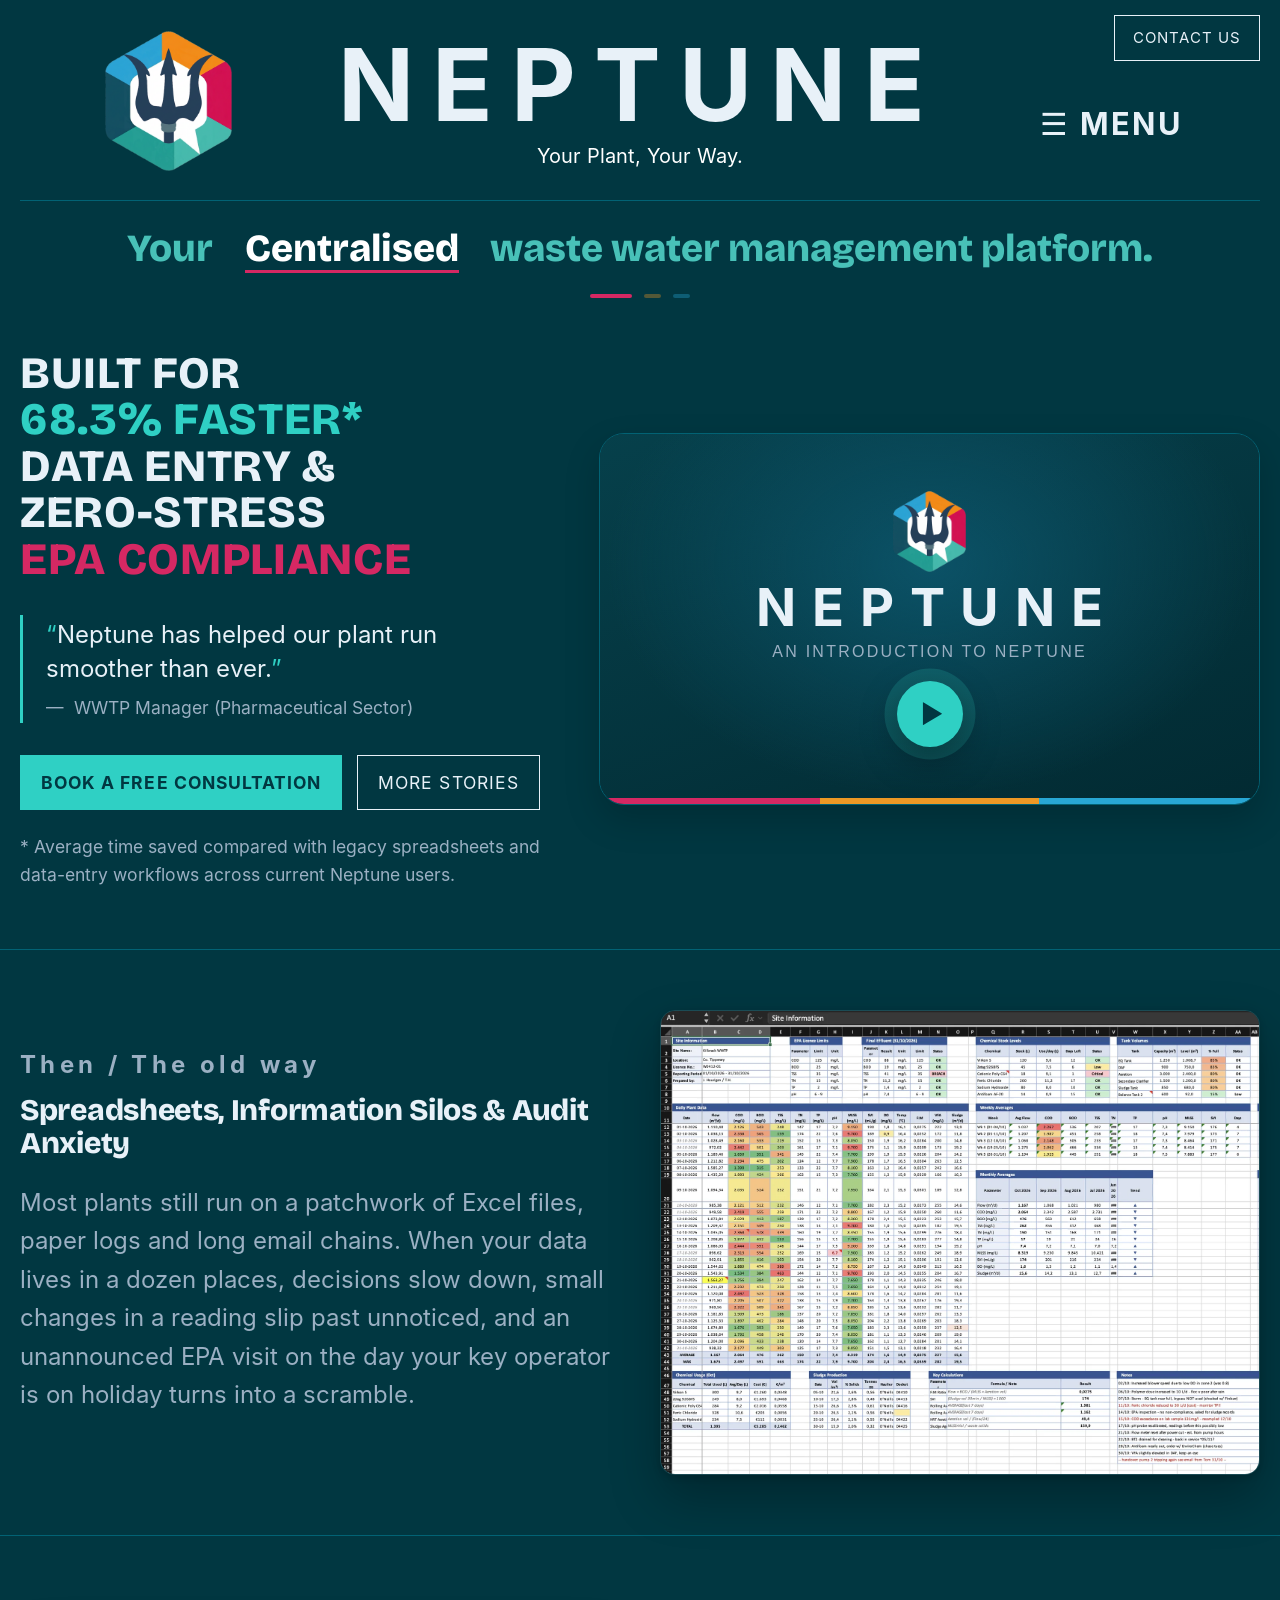
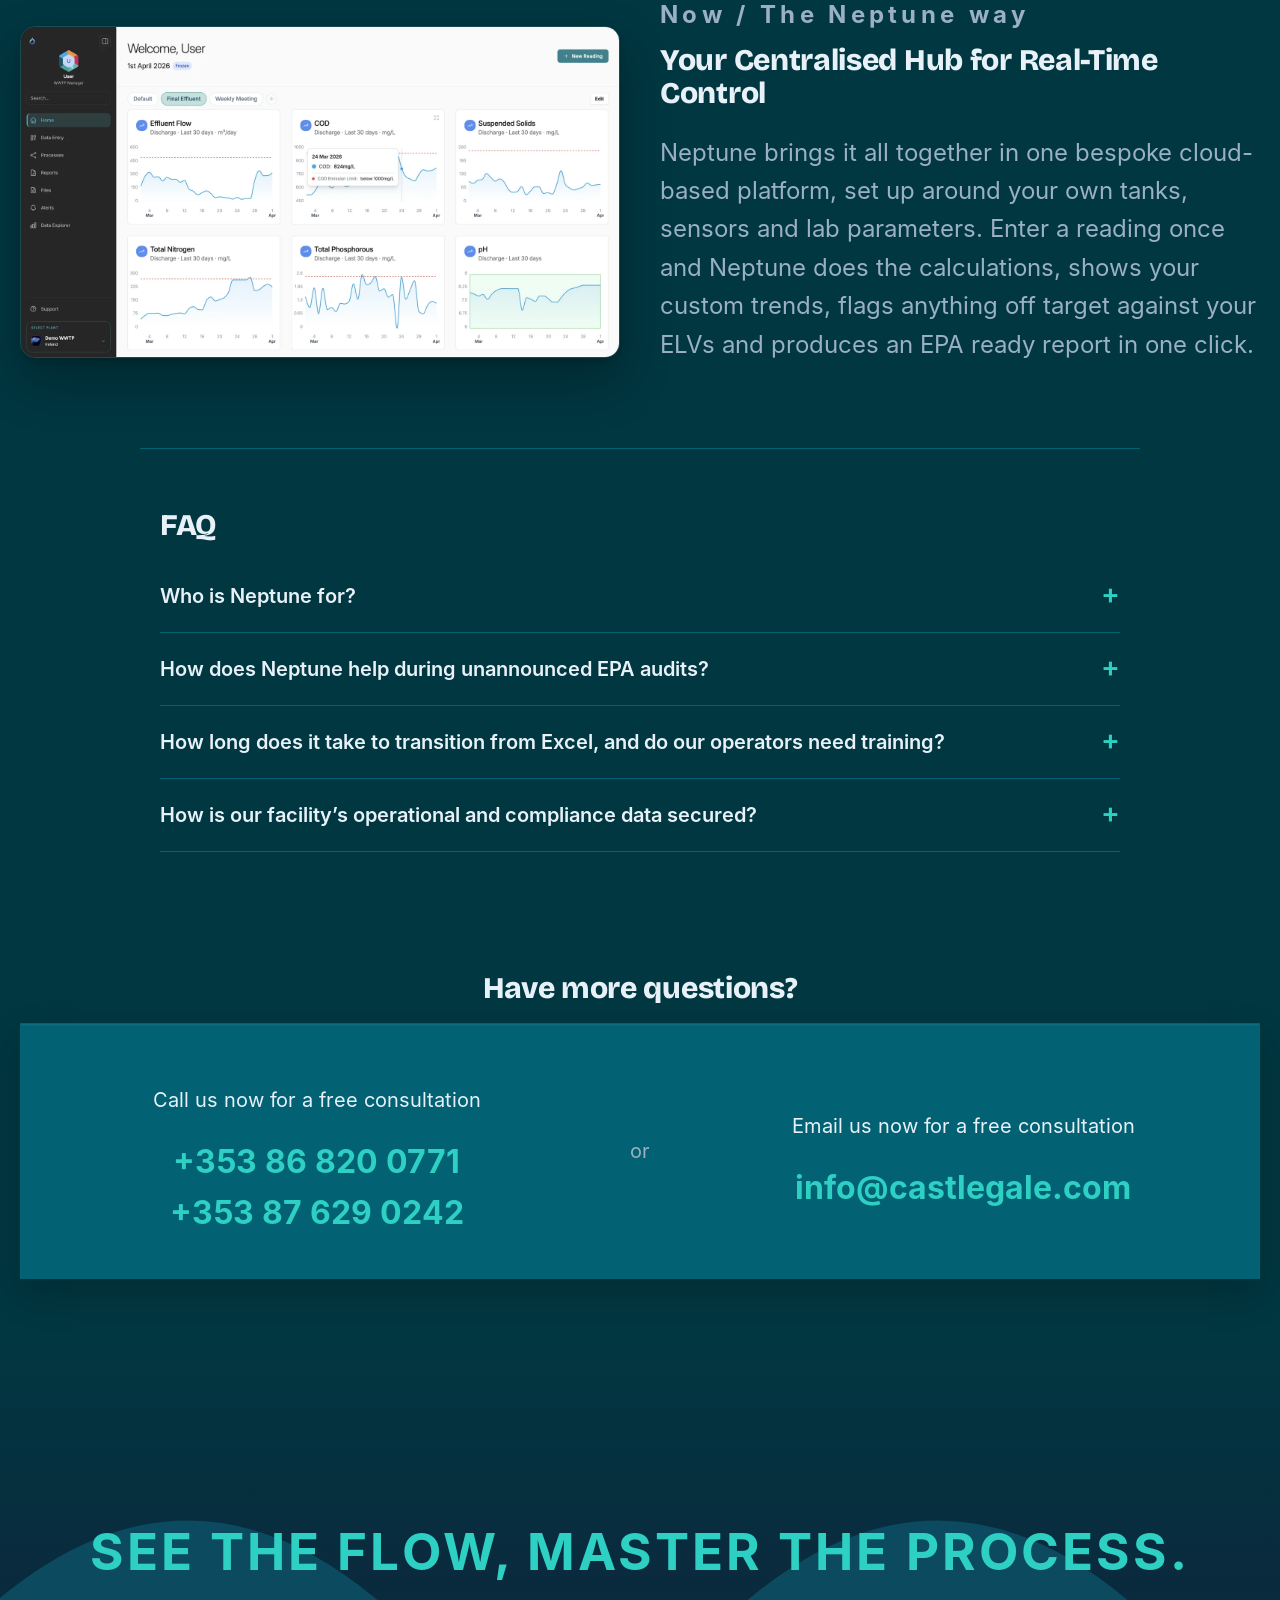
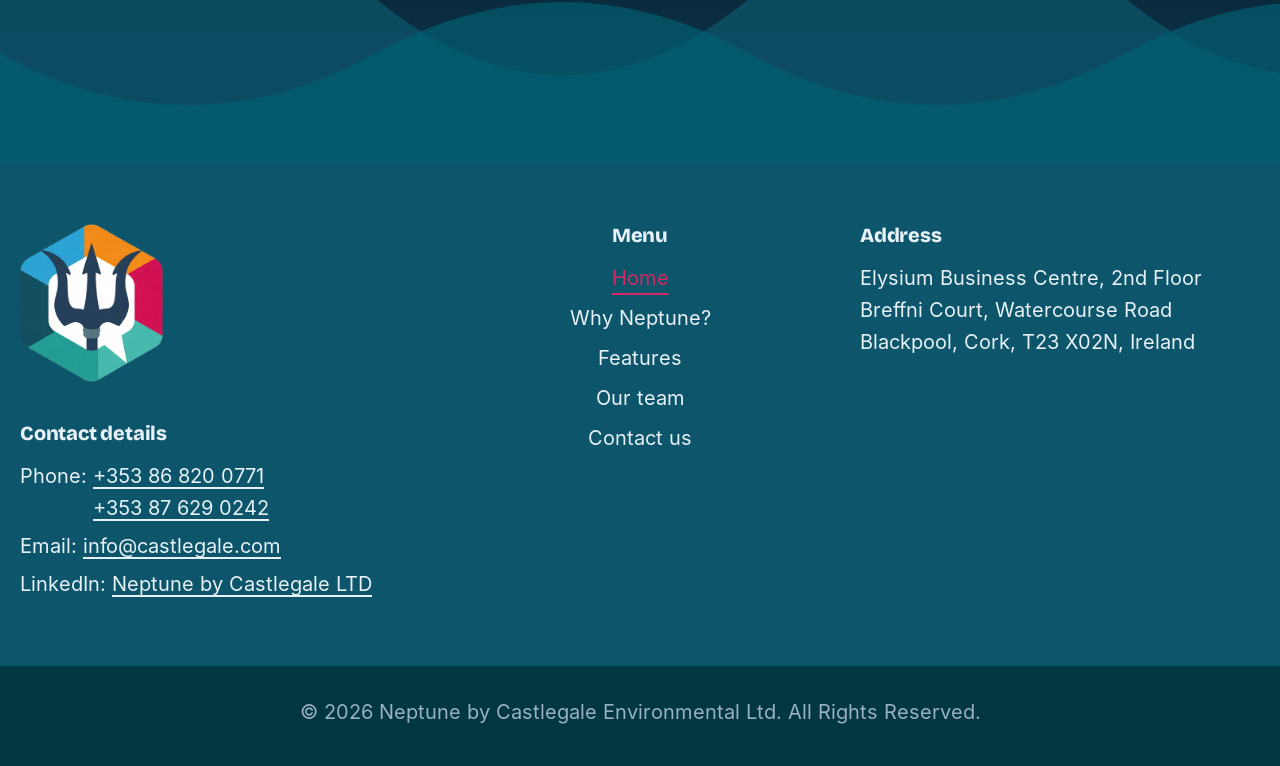
<file: index.html>
<!doctype html>
<html lang="en">

<head>
  <meta charset="utf-8">
  <meta name="viewport" content="width=device-width, initial-scale=1">
  <title>Neptune by Castlegale | Your Plant, Your Way</title>
  <meta name="description" content="Neptune is a centralised waste water treatment plant management platform. Clarity, control, compliance.">
  <link rel="canonical" href="https://neptune.castlegale.com/">
  <meta name="theme-color" content="#013741">
  <meta property="og:title" content="Neptune by Castlegale">
  <meta property="og:description" content="See the flow, master the process.">
  <meta property="og:type" content="website">
  <meta property="og:url" content="https://neptune.castlegale.com/">
  <meta property="og:image" content="https://neptune.castlegale.com/images/og.png">
  <meta property="og:image:width" content="1200">
  <meta property="og:image:height" content="630">
  <meta name="twitter:card" content="summary_large_image">
  <link rel="icon" type="image/png" href="images/logo.png">
  <link rel="apple-touch-icon" href="images/apple-touch-icon.png">
  <link rel="preconnect" href="https://fonts.googleapis.com">
  <link rel="preconnect" href="https://fonts.gstatic.com" crossorigin>
  <link rel="stylesheet" href="https://fonts.googleapis.com/css2?family=Bricolage+Grotesque:opsz,wght@12..96,700;12..96,800&display=swap">
  <link rel="stylesheet" href="style.css?v=32">
  <script type="application/ld+json">
  {
    "@context": "https://schema.org",
    "@type": "Organization",
    "name": "Neptune by Castlegale",
    "legalName": "Castlegale Environmental Limited",
    "url": "https://neptune.castlegale.com/",
    "logo": "https://neptune.castlegale.com/images/logo.png",
    "email": "info@castlegale.com",
    "telephone": "+353868200771",
    "address": {"@type": "PostalAddress", "streetAddress": "Elysium Business Centre, 2nd Floor Breffni Court, Watercourse Road", "addressLocality": "Blackpool, Cork", "postalCode": "T23 X02N", "addressCountry": "IE"},
    "sameAs": ["https://www.linkedin.com/company/neptunebycastlegale/"]
  }
  </script>
</head>

<body>
  <a class="skip-link" href="#main">Skip to content</a>

  <header class="site-header header-ruled">
    <a class="brand" href="./" aria-label="Neptune by Castlegale home">
      <img class="logo" src="images/logo.png" alt="Neptune by Castlegale logo">
    </a>

    <div class="title-block">
      <p class="wordmark"><a href="./">NEPTUNE</a></p>
      <p class="tagline">Your Plant, Your Way.</p>
    </div>

    <div class="header-actions">
      <button class="menu-btn" id="menuBtn" aria-expanded="false" aria-controls="menuOverlay">&#9776; MENU</button>
    </div>
    <a class="btn btn-outline contact-btn" href="contact">Contact us</a>
  </header>

  <nav class="menu-overlay" id="menuOverlay" aria-label="Main menu" hidden>
    <button class="menu-close" id="menuClose" aria-label="Close menu">&times;</button>
    <ul>
      <li><a href="./">Home</a></li>
      <li><a href="why-neptune">Why Neptune?</a></li>
      <li><a href="features">Features</a></li>
      <li><a href="team">Our team</a></li>
      <li><a href="contact">Contact us</a></li>
    </ul>
  </nav>
  <p class="values">
    <span class="sr-only">Your centralised, confidential and customisable waste water management platform.</span>
    <span class="values-visual" aria-hidden="true">
      <span class="values-your">Your</span>
      <span class="values-slot">
        <span class="values-word u-magenta is-current">Centralised</span>
        <span class="values-word u-yellow">Confidential</span>
        <span class="values-word u-blue">Customisable</span>
      </span>
      <span class="values-rest">waste water management platform.</span>
    </span>
    <span class="values-dots" aria-hidden="true"><i class="u-magenta is-current"></i><i class="u-yellow"></i><i class="u-blue"></i></span>
  </p>

  <main id="main">

    <section class="hero">
      <div class="hero-text">
        <h1>Built for <br><span class="accent keep-together"><span class="count-up" data-to="68.3">68.3</span>% faster*</span> <span class="keep-together">data entry</span> &amp; <span class="keep-together">zero-stress</span> <span class="magenta keep-together">EPA compliance</span></h1>
        <blockquote class="testimonial">
          <p>Neptune has helped our plant run smoother than ever.</p>
          <cite> WWTP Manager (Pharmaceutical Sector)</cite>
        </blockquote>
        <div class="hero-actions">
          <a class="btn btn-solid" href="contact">Book a free consultation</a>
          <a class="btn btn-outline" href="why-neptune#case-studies">More stories</a>

          <p class="footnote">* Average time saved compared with legacy spreadsheets and data-entry workflows across current Neptune users.</p>
        </div>
      </div>

      <div class="hero-video">
        <div class="video-frame">
          <button class="video-facade" type="button" data-video="pWyIi0imxfg" aria-label="Play video: An Introduction to Neptune">
            <span class="video-poster" aria-hidden="true">
              <img class="video-poster-logo" src="images/logo.png" alt="">
              <span class="video-poster-title">NEPTUNE</span>
              <span class="video-poster-sub">An Introduction to Neptune</span>
              <span class="video-play"></span>
            </span>
          </button>
          <noscript><iframe src="https://www.youtube-nocookie.com/embed/pWyIi0imxfg" title="An Introduction to Neptune" allow="accelerometer; autoplay; clipboard-write; encrypted-media; gyroscope; picture-in-picture; web-share" referrerpolicy="strict-origin-when-cross-origin" allowfullscreen loading="lazy"></iframe></noscript>
        </div>
      </div>
    </section>

    <section class="split" id="problem">
      <div class="split-text">
        <p class="eyebrow eyebrow-magenta">Then / The old way</p>
        <h2>Spreadsheets, Information Silos & Audit Anxiety</h2>
        <p>Most plants still run on a patchwork of Excel files, paper logs and long email chains. When your data lives in a dozen places, decisions slow down, small changes in a reading slip past unnoticed, and an unannounced EPA visit on the day your key operator is on holiday turns into a scramble.</p>
      </div>
      <figure class="shot shot-before"><img src="images/shot-spreadsheet.webp" alt="A crowded Excel spreadsheet of daily plant readings, lab results, chemical stock and handover notes" width="1600" height="1239" loading="lazy" decoding="async"></figure>
    </section>

    <section class="split reverse" id="solution">
      <div class="split-text">
        <p class="eyebrow eyebrow-aqua">Now / The Neptune way</p>
        <h2>Your Centralised Hub for Real-Time Control</h2>
        <p>Neptune brings it all together in one bespoke cloud-based platform, set up around your own tanks, sensors and lab parameters. Enter a reading once and Neptune does the calculations, shows your custom trends, flags anything off target against your ELVs and produces an EPA ready report in one click.</p>
      </div>
      <figure class="shot"><img src="images/shot-dashboard-home.webp" alt="The Neptune dashboard showing final effluent flow, COD, suspended solids, total nitrogen, total phosphorus and pH charts against their limits, with a COD reading checked against its emission limit" width="1600" height="882" loading="lazy" decoding="async"></figure>
    </section>

    <section class="faq" id="faq">
      <h2>FAQ</h2>
      <details><summary>Who is Neptune for? </summary><p>Neptune is designed with waste water treatment plants and industrial sites in mind, suitable for everyone from operators and environmental staff to plant managers. Each person gets their own access and custom dashboards, showing exactly what they need to see.</p></details>
      <details><summary>How does Neptune help during unannounced EPA audits?</summary><p>Roughly 6% of EPA non-compliance fines stem from reporting failures and disorganised records rather than treatment failure. Neptune provides continuous, timestamped evidence of process control, a core EPA requirement. Every daily log, breach acknowledgement, lab certificate and licence document is stored in a searchable Document Vault, ready to pull up in seconds.</p></details>
      <details><summary>How long does it take to transition from Excel, and do our operators need training?</summary><p>Our Cork based team handles the entire transition, both online and on-site. We aim to complete the data transfer within the first month. Because Neptune has an intuitive interface, role based views and built-in self coaching workflows, operators need no expensive software training, and routine data entry time drops by an average of 68.4%.</p></details>
      <details><summary>How is our facility&rsquo;s operational and compliance data secured?</summary><p>Neptune runs as a standalone web application hosted on enterprise grade AWS cloud infrastructure. All plant data is encrypted both in transit and at rest, with strictly isolated databases that have no public internet access and granular role based permissions for your staff.</p></details>
    </section>

    <section class="cta">
      <h2>Have more questions?</h2>
      <div class="cta-box">
        <div>
          <p>Call us now for a free consultation</p>
          <a class="cta-link" href="tel:+353868200771">+353 86 820 0771</a><br>
          <a class="cta-link" href="tel:+353876290242">+353 87 629 0242</a>
        </div>
        <span class="or">or</span>

        <div>
          <p>Email us now for a free consultation</p>
          <a class="cta-link" href="mailto:info@castlegale.com">info@castlegale.com</a>
        </div>
      </div>
    </section>

    <section class="water-band">
      <p class="slogan">See the flow, master the process.</p>
    </section>
  </main>

  <footer class="site-footer">

    <div class="footer-main">
      <div class="footer-grid">
        <div class="footer-left">
          <div class="footer-brand">
            <img class="logo" src="images/logo.png" alt="Neptune by Castlegale logo">
          </div>
          <div class="footer-contact">
            <h3>Contact details</h3>
            <p class="phones"><span>Phone:</span>
              <span><a href="tel:+353868200771">+353 86 820 0771</a>
              <a href="tel:+353876290242">+353 87 629 0242</a></span></p>
            <p>Email: <a href="mailto:info@castlegale.com">info@castlegale.com</a></p>
            <p>LinkedIn: <a href="https://www.linkedin.com/company/neptunebycastlegale/" target="_blank" rel="noopener noreferrer">Neptune by Castlegale LTD</a></p>
          </div>
        </div>
        <nav class="footer-menu" aria-label="Footer menu">
          <h3>Menu</h3>
          <ul>
            <li><a href="./">Home</a></li>
            <li><a href="why-neptune">Why Neptune?</a></li>
            <li><a href="features">Features</a></li>
            <li><a href="team">Our team</a></li>
            <li><a href="contact">Contact us</a></li>
          </ul>
        </nav>
        <div class="footer-address">
          <h3>Address</h3>
          <address>
            Elysium Business Centre, 2nd Floor Breffni Court, Watercourse Road<br>
            Blackpool, Cork, T23 X02N, Ireland
          </address>
        </div>
      </div>
    </div>

    <div class="footer-bottom">
      <p class="copyright">&copy; 2026 Neptune by Castlegale Environmental Ltd. All Rights Reserved.</p>
    </div>
  </footer>

  <script src="script.js?v=32"></script>
</body>
</html>
</file>
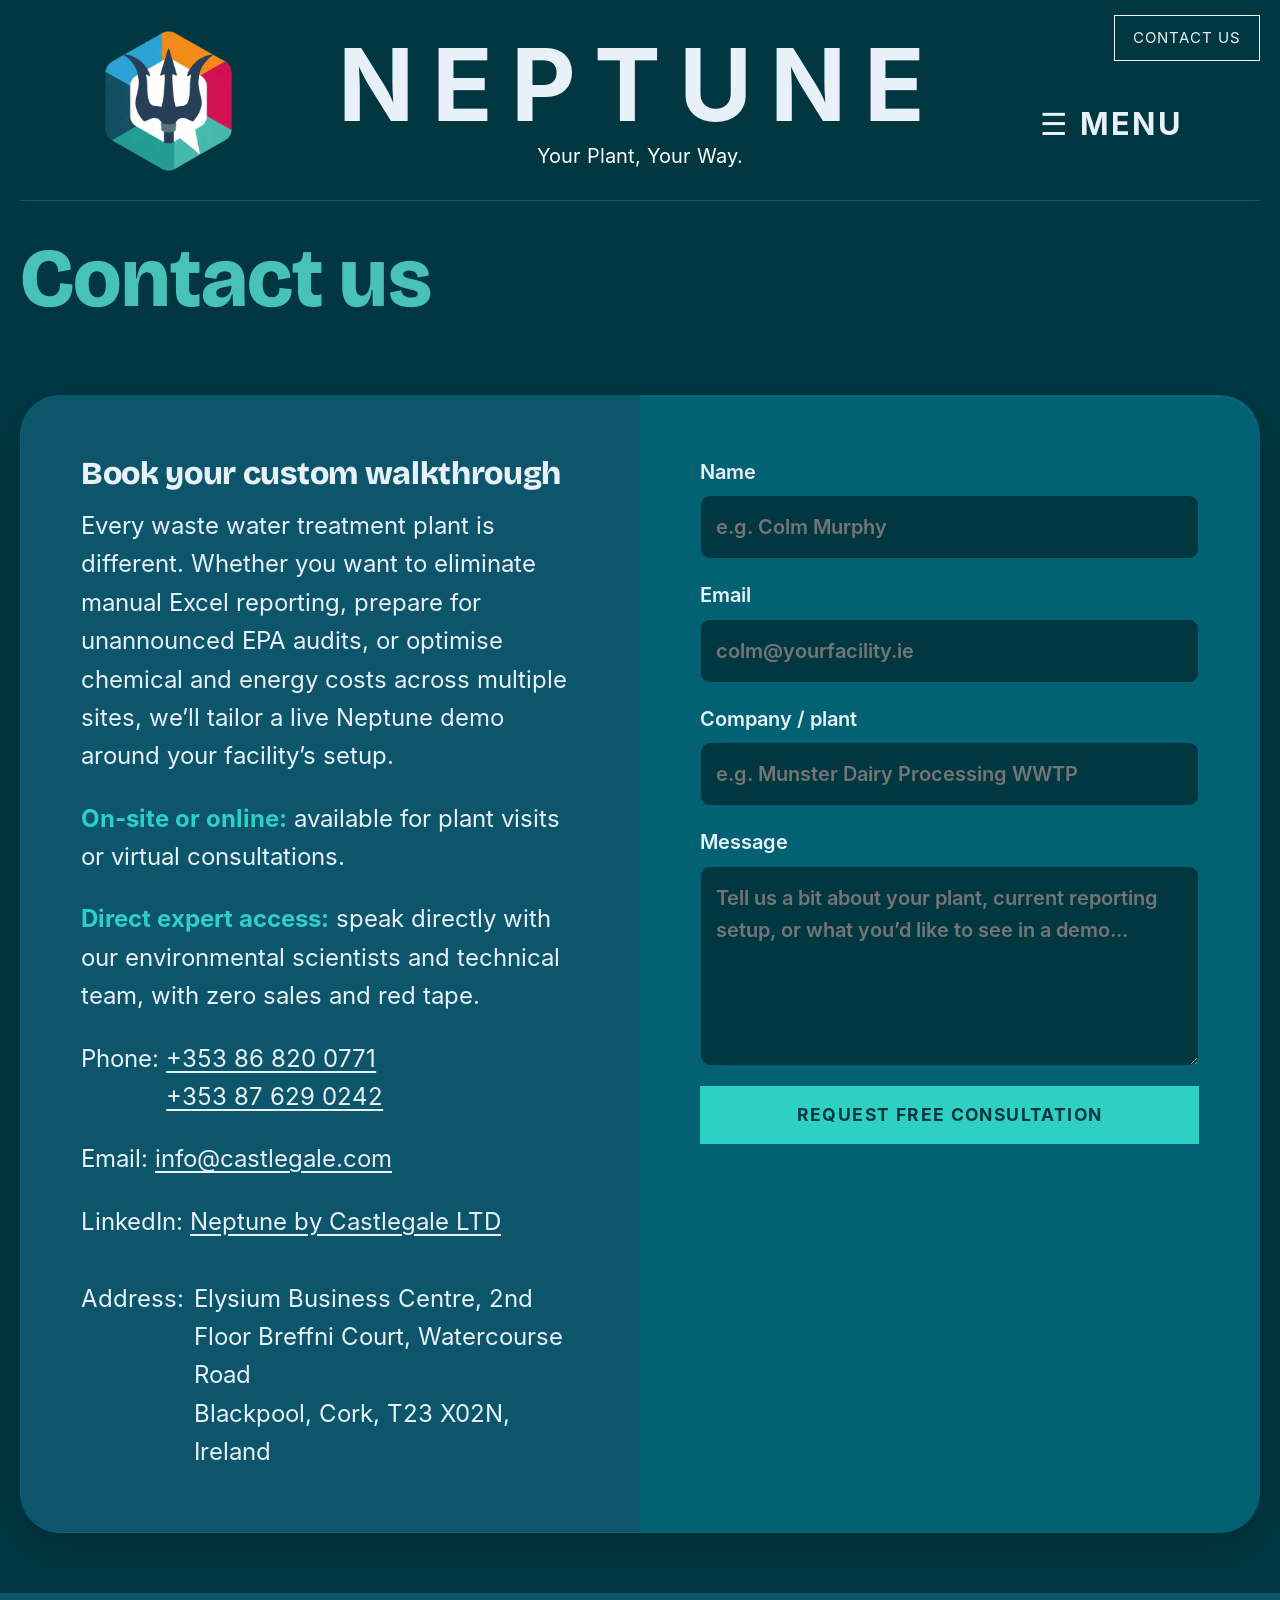
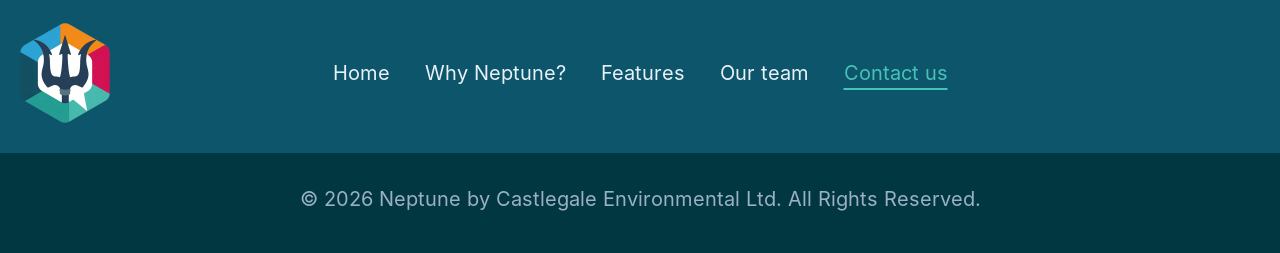
<file: contact.html>
<!doctype html>
<html lang="en">
<head>
  <meta charset="utf-8">
  <meta name="viewport" content="width=device-width, initial-scale=1">
  <title>Contact us | Neptune by Castlegale</title>
  <meta name="description" content="Get in touch with the Neptune team for a free consultation.">
  <link rel="canonical" href="https://neptune.castlegale.com/contact">
  <meta name="theme-color" content="#013741">
  <meta property="og:title" content="Contact us | Neptune by Castlegale">
  <meta property="og:description" content="Get in touch with the Neptune team for a free consultation.">
  <meta property="og:type" content="website">
  <meta property="og:url" content="https://neptune.castlegale.com/contact">
  <meta property="og:image" content="https://neptune.castlegale.com/images/og.png">
  <meta property="og:image:width" content="1200">
  <meta property="og:image:height" content="630">
  <meta name="twitter:card" content="summary_large_image">

  <link rel="icon" type="image/png" href="images/logo.png">
  <link rel="apple-touch-icon" href="images/apple-touch-icon.png">
  <link rel="preconnect" href="https://fonts.googleapis.com">
  <link rel="preconnect" href="https://fonts.gstatic.com" crossorigin>
  <link rel="stylesheet" href="https://fonts.googleapis.com/css2?family=Bricolage+Grotesque:opsz,wght@12..96,700;12..96,800&display=swap">

  <link rel="stylesheet" href="style.css?v=32">
</head>

<body>
  <a class="skip-link" href="#main">Skip to content</a>

  <header class="site-header header-ruled">
    <a class="brand" href="./" aria-label="Neptune by Castlegale home">
      <img class="logo" src="images/logo.png" alt="Neptune by Castlegale logo">
    </a>

    <div class="title-block">
      <p class="wordmark"><a href="./">NEPTUNE</a></p>
      <p class="tagline">Your Plant, Your Way.</p>
    </div>

    <div class="header-actions">
      <button class="menu-btn" id="menuBtn" aria-expanded="false" aria-controls="menuOverlay">&#9776; MENU</button>
    </div>
    <a class="btn btn-outline contact-btn" href="contact">Contact us</a>
  </header>

  <nav class="menu-overlay" id="menuOverlay" aria-label="Main menu" hidden>
    <button class="menu-close" id="menuClose" aria-label="Close menu">&times;</button>
    <ul>
      <li><a href="./">Home</a></li>
      <li><a href="why-neptune">Why Neptune?</a></li>
      <li><a href="features">Features</a></li>
      <li><a href="team">Our team</a></li>
      <li><a href="contact">Contact us</a></li>
    </ul>
  </nav>

  <section class="page-intro page-intro-aqua intro-bubble">
    <h1 class="page-title">Contact us</h1>
  </section>

  <main id="main">

    <section>
      <div class="contact-layout contact-card">
        <div class="contact-details">
          <h2 class="contact-heading">Book your custom walkthrough</h2>
          <p>Every waste water treatment plant is different. Whether you want to eliminate manual Excel reporting, prepare for unannounced EPA audits, or optimise chemical and energy costs across multiple sites, we&rsquo;ll tailor a live Neptune demo around your facility&rsquo;s setup.</p>
          <p><strong>On-site or online:</strong> available for plant visits or virtual consultations.</p>
          <p><strong>Direct expert access:</strong> speak directly with our environmental scientists and technical team, with zero sales and red tape.</p>
          <p class="phones"><span>Phone:</span>
            <span><a href="tel:+353868200771">+353 86 820 0771</a>
            <a href="tel:+353876290242">+353 87 629 0242</a></span></p>
          <p>Email: <a href="mailto:info@castlegale.com">info@castlegale.com</a></p>
          <p>LinkedIn: <a href="https://www.linkedin.com/company/neptunebycastlegale/" target="_blank" rel="noopener noreferrer">Neptune by Castlegale LTD</a></p>
          <div class="contact-address">
            <span>Address:</span>
          <address>
            Elysium Business Centre, 2nd Floor Breffni Court, Watercourse Road<br>
            Blackpool, Cork, T23 X02N, Ireland
          </address>
          </div>
        </div>

        <form class="contact-form" id="contactForm">
          <label>Name <input type="text" name="name" placeholder="e.g. Colm Murphy" required autocomplete="name"></label>
          <label>Email <input type="email" name="email" placeholder="colm@yourfacility.ie" required autocomplete="email"></label>
          <label>Company / plant <input type="text" name="company" placeholder="e.g. Munster Dairy Processing WWTP" autocomplete="organization"></label>
          <label>Message <textarea name="message" placeholder="Tell us a bit about your plant, current reporting setup, or what you&rsquo;d like to see in a demo..." required></textarea></label>
          <button class="btn btn-outline" type="submit">Request free consultation</button>
          <p class="form-note" id="formNote" role="status" hidden>Thank you for trying to contact Neptune! The webpage should have directed you to your email platform.</p>
        </form>
      </div>
    </section>
  </main>

  <footer class="site-footer site-footer-slim">

    <div class="footer-main">
      <div class="footer-grid">
        <div class="footer-left">
          <div class="footer-brand">
            <img class="logo" src="images/logo.png" alt="Neptune by Castlegale logo">
          </div>
        </div>
        <nav class="footer-menu" aria-label="Footer menu">
          <h3>Menu</h3>
          <ul>
            <li><a href="./">Home</a></li>
            <li><a href="why-neptune">Why Neptune?</a></li>
            <li><a href="features">Features</a></li>
            <li><a href="team">Our team</a></li>
            <li><a href="contact">Contact us</a></li>
          </ul>
        </nav>
      </div>
    </div>

    <div class="footer-bottom">
      <p class="copyright">&copy; 2026 Neptune by Castlegale Environmental Ltd. All Rights Reserved.</p>
    </div>
  </footer>

  <script src="script.js?v=32"></script>
</body>
</html>
</file>
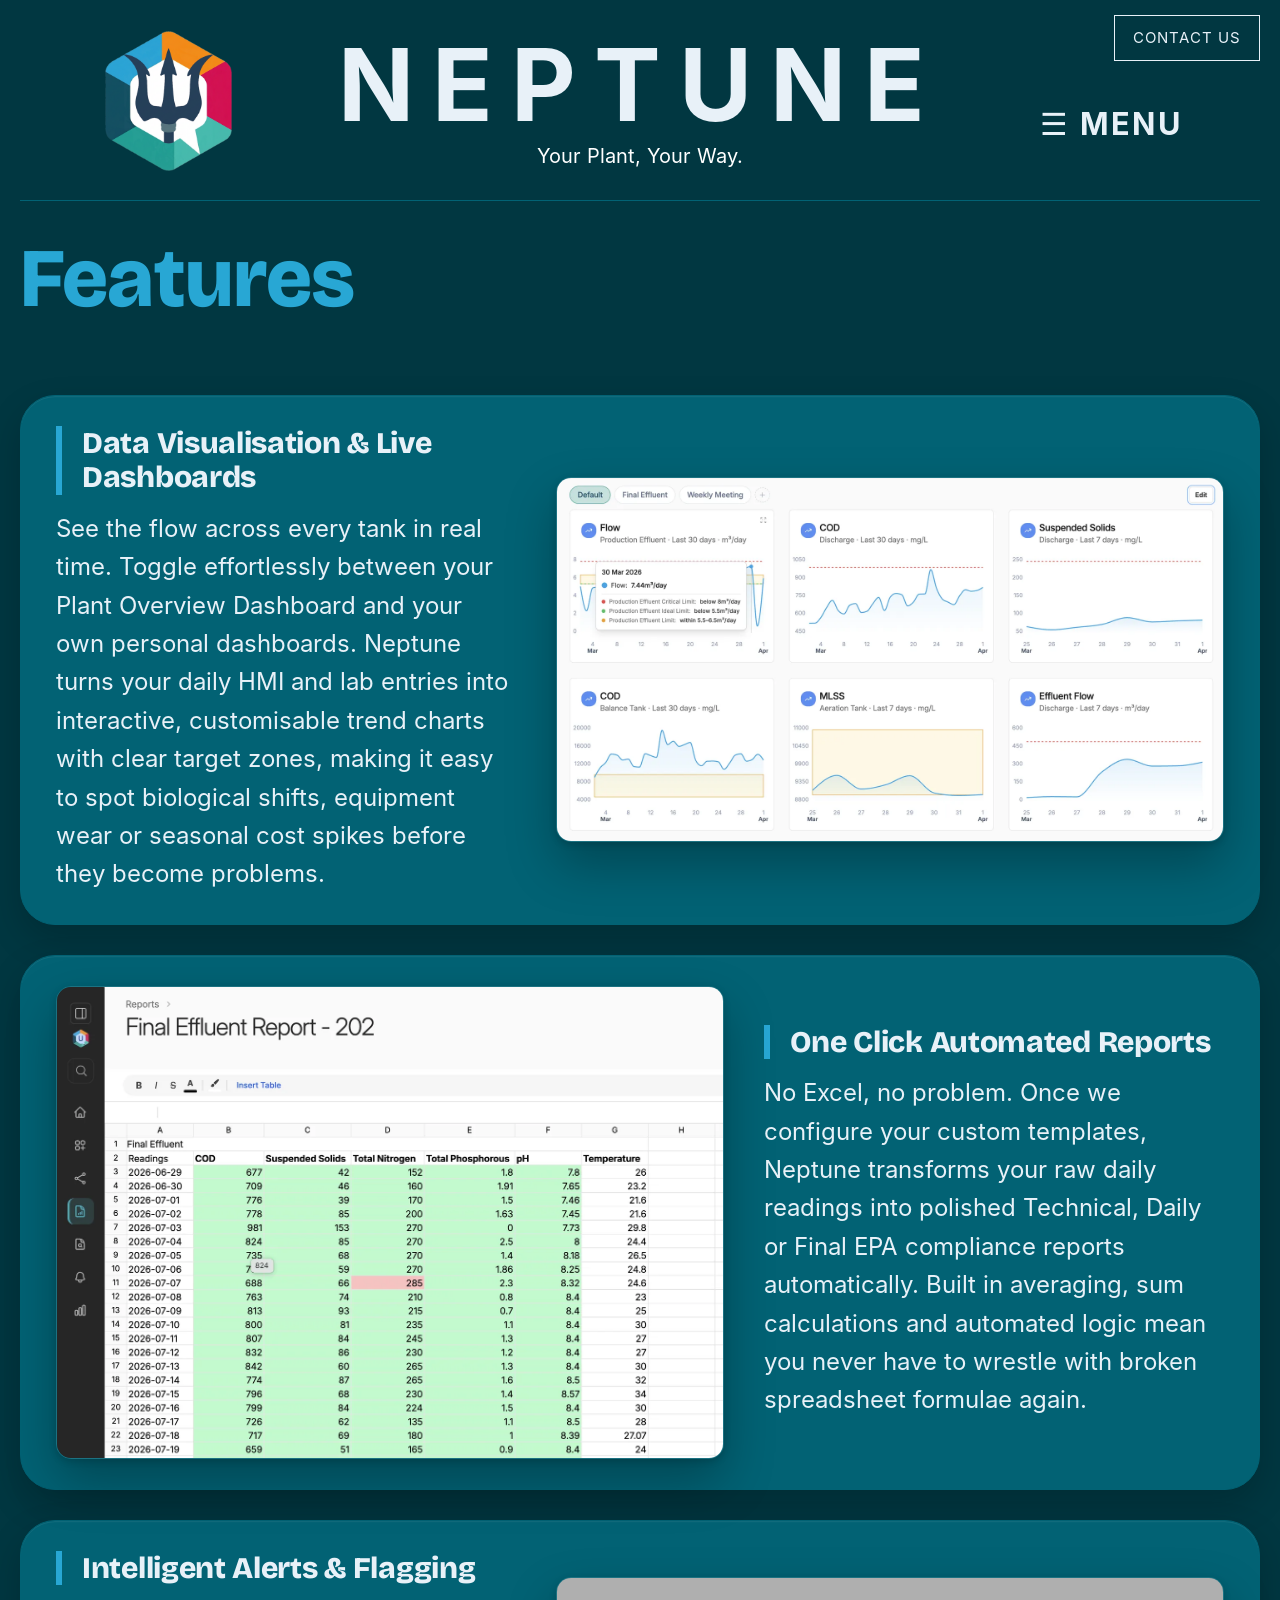
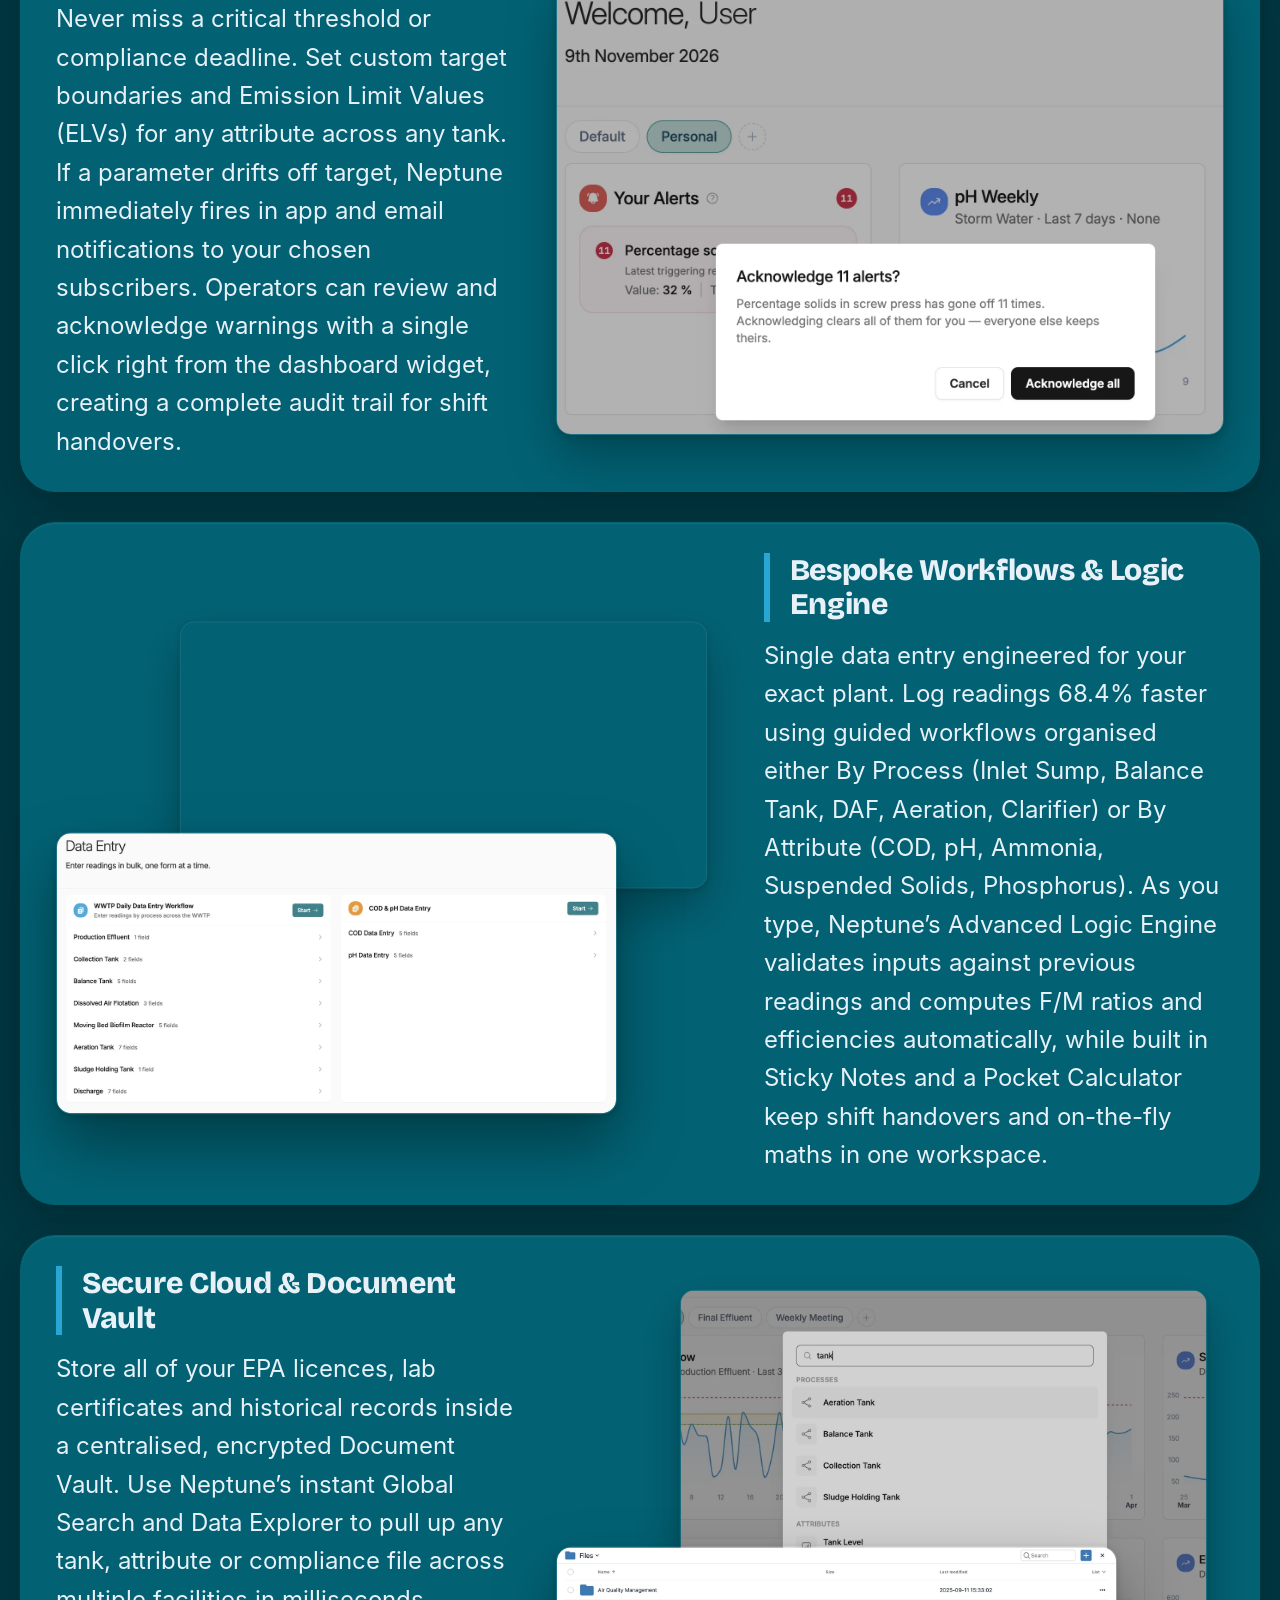
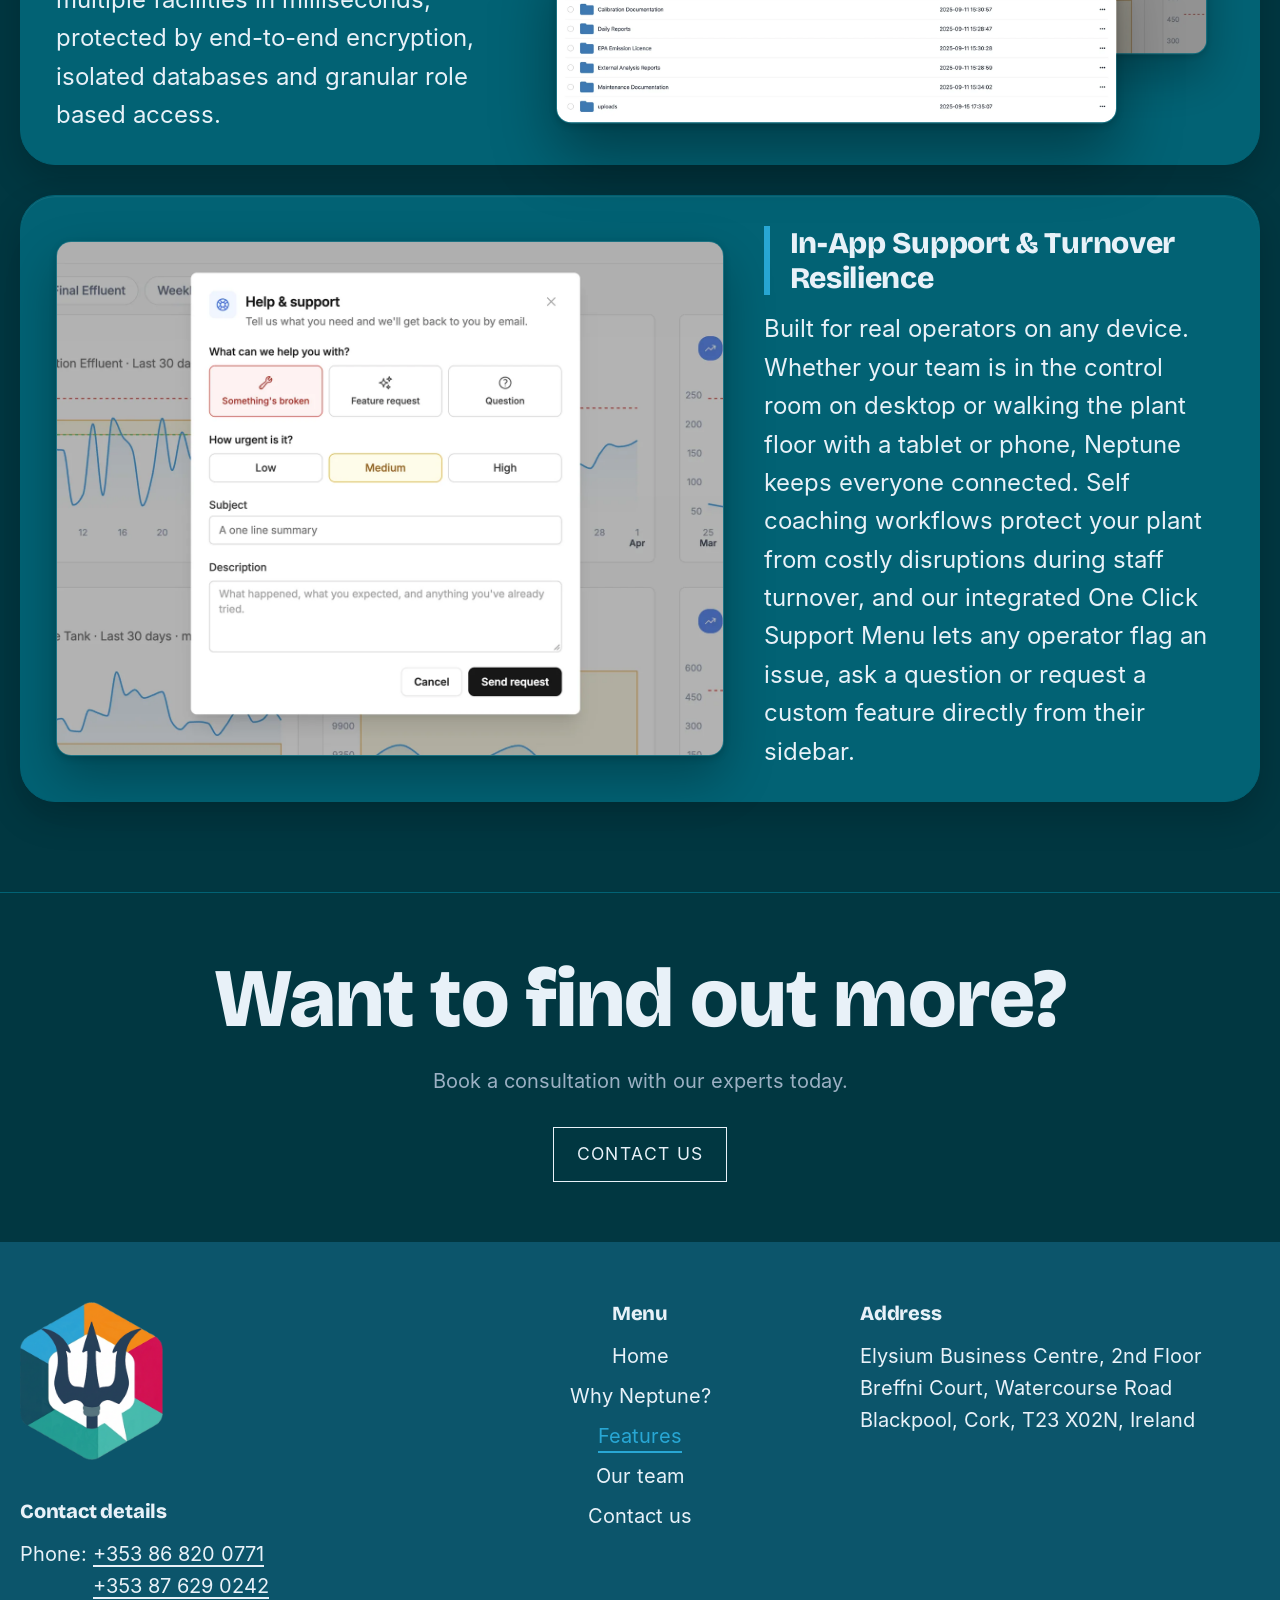
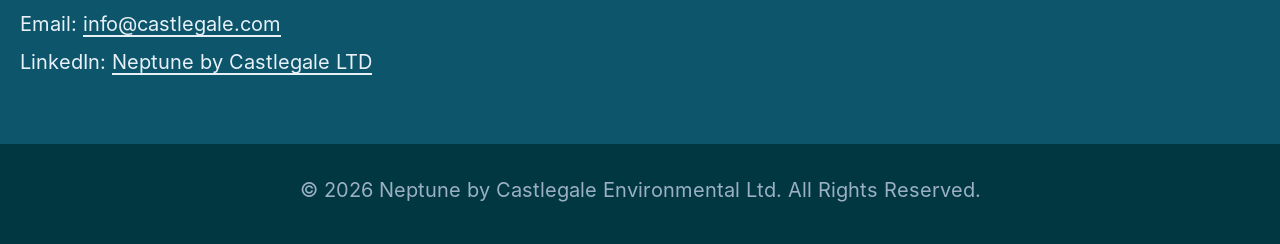
<file: features.html>
<!doctype html>
<html lang="en">
<head>
  <meta charset="utf-8">
  <meta name="viewport" content="width=device-width, initial-scale=1">
  <title>Features | Neptune by Castlegale</title>
  <meta name="description" content="Data visualisation, automated reports, alerts and secure data storage for waste water treatment plants.">
  <link rel="canonical" href="https://neptune.castlegale.com/features">
  <meta name="theme-color" content="#013741">
  <meta property="og:title" content="Features | Neptune by Castlegale">
  <meta property="og:description" content="Data visualisation, automated reports, alerts and secure data storage for waste water treatment plants.">
  <meta property="og:type" content="website">
  <meta property="og:url" content="https://neptune.castlegale.com/features">
  <meta property="og:image" content="https://neptune.castlegale.com/images/og.png">
  <meta property="og:image:width" content="1200">
  <meta property="og:image:height" content="630">
  <meta name="twitter:card" content="summary_large_image">

  <link rel="icon" type="image/png" href="images/logo.png">
  <link rel="apple-touch-icon" href="images/apple-touch-icon.png">
  <link rel="preconnect" href="https://fonts.googleapis.com">
  <link rel="preconnect" href="https://fonts.gstatic.com" crossorigin>
  <link rel="stylesheet" href="https://fonts.googleapis.com/css2?family=Bricolage+Grotesque:opsz,wght@12..96,700;12..96,800&display=swap">

  <link rel="stylesheet" href="style.css?v=32">
</head>

<body>
  <a class="skip-link" href="#main">Skip to content</a>

  <header class="site-header header-ruled">
    <a class="brand" href="./" aria-label="Neptune by Castlegale home">
      <img class="logo" src="images/logo.png" alt="Neptune by Castlegale logo">
    </a>

    <div class="title-block">
      <p class="wordmark"><a href="./">NEPTUNE</a></p>
      <p class="tagline">Your Plant, Your Way.</p>
    </div>

    <div class="header-actions">
      <button class="menu-btn" id="menuBtn" aria-expanded="false" aria-controls="menuOverlay">&#9776; MENU</button>
    </div>
    <a class="btn btn-outline contact-btn" href="contact">Contact us</a>
  </header>

  <nav class="menu-overlay" id="menuOverlay" aria-label="Main menu" hidden>
    <button class="menu-close" id="menuClose" aria-label="Close menu">&times;</button>
    <ul>
      <li><a href="./">Home</a></li>
      <li><a href="why-neptune">Why Neptune?</a></li>
      <li><a href="features">Features</a></li>
      <li><a href="team">Our team</a></li>
      <li><a href="contact">Contact us</a></li>
    </ul>
  </nav>

  <section class="page-intro page-intro-blue intro-band">
    <h1 class="page-title">Features</h1>
  </section>

  <main id="main">

    <section class="features-list">
      <article class="feature">
        <div class="feature-text">
          <h2>Data Visualisation &amp; Live Dashboards</h2>
          <p>See the flow across every tank in real time. Toggle effortlessly between your Plant Overview Dashboard and your own personal dashboards. Neptune turns your daily HMI and lab entries into interactive, customisable trend charts with clear target zones, making it easy to spot biological shifts, equipment wear or seasonal cost spikes before they become problems.</p>
        </div>
        <figure class="shot"><img src="images/shot-dashboard-charts.webp" alt="Neptune dashboard charts for flow, COD, suspended solids and MLSS, with a tooltip showing a reading against its critical, ideal and target limits" width="1600" height="872" loading="lazy" decoding="async"></figure>
      </article>
      <article class="feature reverse">
        <div class="feature-text">
          <h2>One Click Automated Reports</h2>
          <p>No Excel, no problem. Once we configure your custom templates, Neptune transforms your raw daily readings into polished Technical, Daily or Final EPA compliance reports automatically. Built in averaging, sum calculations and automated logic mean you never have to wrestle with broken spreadsheet formulae again.</p>
        </div>
        <figure class="shot"><img src="images/shot-reports.webp" alt="A Neptune Final Effluent report: daily COD, suspended solids, nitrogen, phosphorus, pH and temperature, with an out-of-limit value highlighted in red" width="1400" height="991" loading="lazy" decoding="async"></figure>
      </article>
      <article class="feature">
        <div class="feature-text">
          <h2>Intelligent Alerts &amp; Flagging</h2>
          <p>Never miss a critical threshold or compliance deadline. Set custom target boundaries and Emission Limit Values (ELVs) for any attribute across any tank. If a parameter drifts off target, Neptune immediately fires in app and email notifications to your chosen subscribers. Operators can review and acknowledge warnings with a single click right from the dashboard widget, creating a complete audit trail for shift handovers.</p>
        </div>
        <figure class="shot"><img src="images/shot-alerts.webp" alt="The Your Alerts panel with the window for acknowledging alerts" width="1552" height="1064" loading="lazy" decoding="async"></figure>
      </article>
      <article class="feature reverse">
        <div class="feature-text">
          <h2>Bespoke Workflows &amp; Logic Engine</h2>
          <p>Single data entry engineered for your exact plant. Log readings 68.4% faster using guided workflows organised either By Process (Inlet Sump, Balance Tank, DAF, Aeration, Clarifier) or By Attribute (COD, pH, Ammonia, Suspended Solids, Phosphorus). As you type, Neptune&rsquo;s Advanced Logic Engine validates inputs against previous readings and computes F/M ratios and efficiencies automatically, while built in Sticky Notes and a Pocket Calculator keep shift handovers and on-the-fly maths in one workspace.</p>
        </div>
        <div class="shot-stack">
          <figure class="shot slot-front"><img src="images/shot-data-entry.webp" alt="Neptune Data Entry: a daily workflow organised by process, from production effluent to discharge, and a COD and pH workflow" width="1400" height="701" loading="lazy" decoding="async"></figure>
          <figure class="shot slot-back"><img src="images/shot-widgets.webp" alt="The Calculator and Sticky Note widgets on a personal dashboard" width="1400" height="707" loading="lazy" decoding="async"></figure>
        </div>
      </article>
      <article class="feature">
        <div class="feature-text">
          <h2>Secure Cloud &amp; Document Vault</h2>
          <p>Store all of your EPA licences, lab certificates and historical records inside a centralised, encrypted Document Vault. Use Neptune&rsquo;s instant Global Search and Data Explorer to pull up any tank, attribute or compliance file across multiple facilities in milliseconds, protected by end-to-end encryption, isolated databases and granular role based access.</p>
        </div>
        <div class="shot-stack shot-stack-wide">
          <figure class="shot slot-front"><img src="images/shot-files.webp" alt="The Neptune Files vault with folders for EPA licences, calibration, maintenance, daily and external analysis reports" width="1600" height="500" loading="lazy" decoding="async"></figure>
          <figure class="shot slot-back"><img src="images/shot-search.webp" alt="Instant search across the plant: typing tank finds every tank process and tank level attribute" width="1400" height="966" loading="lazy" decoding="async"></figure>
        </div>
      </article>
      <article class="feature reverse">
        <div class="feature-text">
          <h2>In-App Support &amp; Turnover Resilience</h2>
          <p>Built for real operators on any device. Whether your team is in the control room on desktop or walking the plant floor with a tablet or phone, Neptune keeps everyone connected. Self coaching workflows protect your plant from costly disruptions during staff turnover, and our integrated One Click Support Menu lets any operator flag an issue, ask a question or request a custom feature directly from their sidebar.</p>
        </div>
        <figure class="shot"><img src="images/shot-help.webp" alt="The Help and support window open over the dashboard: choose broken, feature request or question, set the urgency and send" width="1400" height="1080" loading="lazy" decoding="async"></figure>
      </article>
    </section>

    <section class="quote">
      <h2>Want to find out more?</h2>
      <p>Book a consultation with our experts today.</p>
      <div class="btn-row">
        <a class="btn btn-outline" href="contact">Contact us</a>
      </div>
    </section>
  </main>

  <footer class="site-footer">

    <div class="footer-main">
      <div class="footer-grid">
        <div class="footer-left">
          <div class="footer-brand">
            <img class="logo" src="images/logo.png" alt="Neptune by Castlegale logo">
          </div>
          <div class="footer-contact">
            <h3>Contact details</h3>
            <p class="phones"><span>Phone:</span>
              <span><a href="tel:+353868200771">+353 86 820 0771</a>
              <a href="tel:+353876290242">+353 87 629 0242</a></span></p>
            <p>Email: <a href="mailto:info@castlegale.com">info@castlegale.com</a></p>
            <p>LinkedIn: <a href="https://www.linkedin.com/company/neptunebycastlegale/" target="_blank" rel="noopener noreferrer">Neptune by Castlegale LTD</a></p>
          </div>
        </div>
        <nav class="footer-menu" aria-label="Footer menu">
          <h3>Menu</h3>
          <ul>
            <li><a href="./">Home</a></li>
            <li><a href="why-neptune">Why Neptune?</a></li>
            <li><a href="features">Features</a></li>
            <li><a href="team">Our team</a></li>
            <li><a href="contact">Contact us</a></li>
          </ul>
        </nav>
        <div class="footer-address">
          <h3>Address</h3>
          <address>
            Elysium Business Centre, 2nd Floor Breffni Court, Watercourse Road<br>
            Blackpool, Cork, T23 X02N, Ireland
          </address>
        </div>
      </div>
    </div>

    <div class="footer-bottom">
      <p class="copyright">&copy; 2026 Neptune by Castlegale Environmental Ltd. All Rights Reserved.</p>
    </div>
  </footer>

  <script src="script.js?v=32"></script>
</body>
</html>
</file>
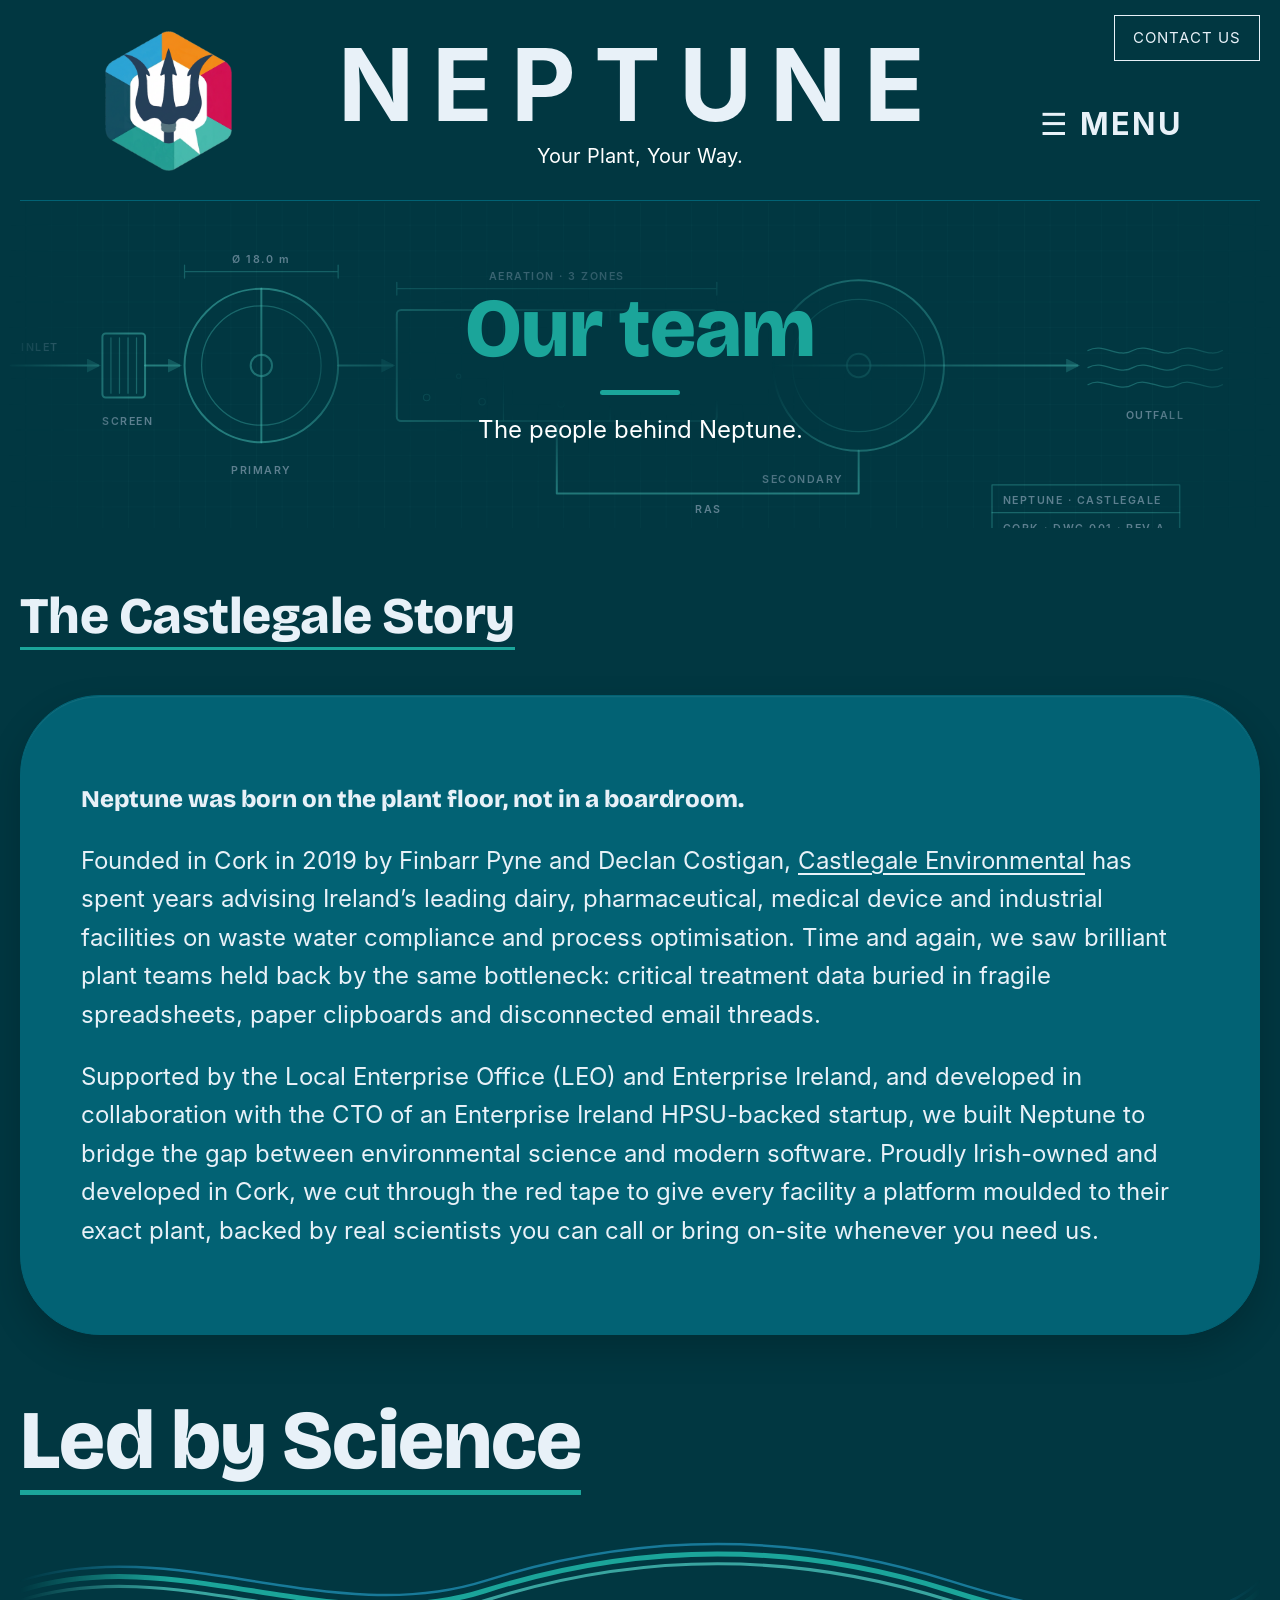
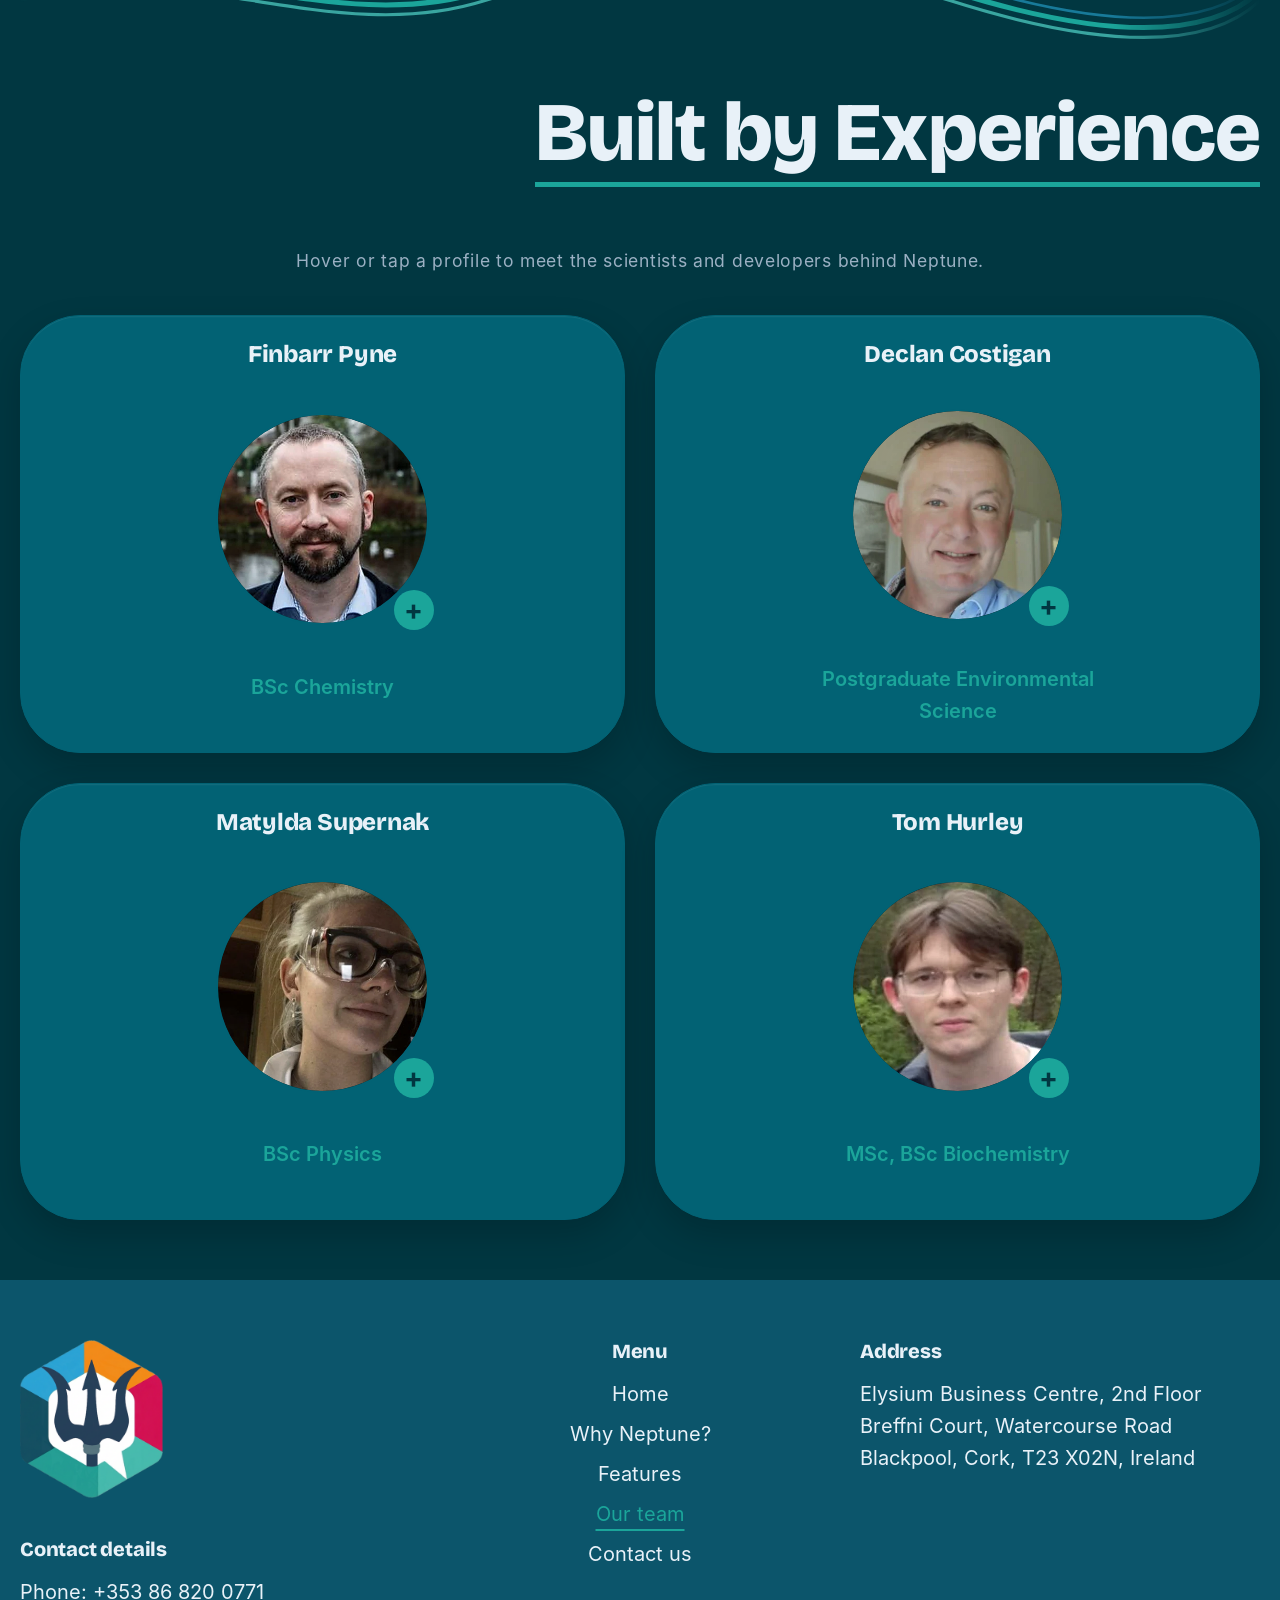
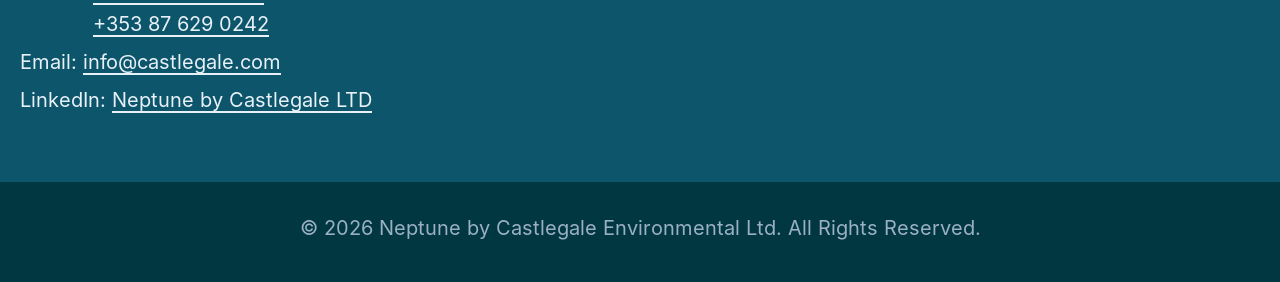
<file: team.html>
<!doctype html>
<html lang="en">
<head>
  <meta charset="utf-8">
  <meta name="viewport" content="width=device-width, initial-scale=1">
  <title>Our team | Neptune by Castlegale</title>
  <meta name="description" content="Neptune is led by science and built by experience.">
  <link rel="canonical" href="https://neptune.castlegale.com/team">
  <meta name="theme-color" content="#013741">
  <meta property="og:title" content="Our team | Neptune by Castlegale">
  <meta property="og:description" content="Neptune is led by science and built by experience.">
  <meta property="og:type" content="website">
  <meta property="og:url" content="https://neptune.castlegale.com/team">
  <meta property="og:image" content="https://neptune.castlegale.com/images/og.png">
  <meta property="og:image:width" content="1200">
  <meta property="og:image:height" content="630">
  <meta name="twitter:card" content="summary_large_image">

  <link rel="icon" type="image/png" href="images/logo.png">
  <link rel="apple-touch-icon" href="images/apple-touch-icon.png">
  <link rel="preconnect" href="https://fonts.googleapis.com">
  <link rel="preconnect" href="https://fonts.gstatic.com" crossorigin>
  <link rel="stylesheet" href="https://fonts.googleapis.com/css2?family=Bricolage+Grotesque:opsz,wght@12..96,700;12..96,800&display=swap">

  <link rel="stylesheet" href="style.css?v=32">
</head>

<body>
  <a class="skip-link" href="#main">Skip to content</a>

  <header class="site-header header-ruled">
    <a class="brand" href="./" aria-label="Neptune by Castlegale home">
      <img class="logo" src="images/logo.png" alt="Neptune by Castlegale logo">
    </a>

    <div class="title-block">
      <p class="wordmark"><a href="./">NEPTUNE</a></p>
      <p class="tagline">Your Plant, Your Way.</p>
    </div>

    <div class="header-actions">
      <button class="menu-btn" id="menuBtn" aria-expanded="false" aria-controls="menuOverlay">&#9776; MENU</button>
    </div>
    <a class="btn btn-outline contact-btn" href="contact">Contact us</a>
  </header>

  <nav class="menu-overlay" id="menuOverlay" aria-label="Main menu" hidden>
    <button class="menu-close" id="menuClose" aria-label="Close menu">&times;</button>
    <ul>
      <li><a href="./">Home</a></li>
      <li><a href="why-neptune">Why Neptune?</a></li>
      <li><a href="features">Features</a></li>
      <li><a href="team">Our team</a></li>
      <li><a href="contact">Contact us</a></li>
    </ul>
  </nav>

  <section class="page-intro page-intro-teal intro-centre team-intro">
    <svg class="team-blueprint" viewBox="0 0 1200 360" preserveAspectRatio="xMidYMid slice" aria-hidden="true" focusable="false">
      <defs>
        <pattern id="bp-grid" width="24" height="24" patternUnits="userSpaceOnUse">
          <path d="M24 0H0V24" class="bp-grid-line"/>
        </pattern>
        <marker id="bp-arrow" viewBox="0 0 10 10" refX="8" refY="5" markerWidth="7" markerHeight="7" orient="auto">
          <path d="M0 0L10 5L0 10z" class="bp-arrowhead"/>
        </marker>
      </defs>
      <rect class="bp-grid" width="1200" height="360" fill="url(#bp-grid)"/>
      <path class="bp" style="--i:0" pathLength="1" d="M10 180H92" marker-end="url(#bp-arrow)"/>
      <rect class="bp" style="--i:1" pathLength="1" x="96" y="150" width="40" height="60" rx="3"/>
      <path class="bp bp-thin" style="--i:2" pathLength="1" d="M104 154V206M112 154V206M120 154V206M128 154V206"/>
      <path class="bp" style="--i:2" pathLength="1" d="M136 180H168" marker-end="url(#bp-arrow)"/>
      <circle class="bp" style="--i:3" pathLength="1" cx="245" cy="180" r="72"/>
      <circle class="bp bp-thin" style="--i:4" pathLength="1" cx="245" cy="180" r="56"/>
      <circle class="bp" style="--i:4" pathLength="1" cx="245" cy="180" r="10"/>
      <g class="bp-bridge"><path class="bp" style="--i:5" pathLength="1" d="M245 108V252"/></g>
      <path class="bp bp-dim" style="--i:6" pathLength="1" d="M173 92H317M173 86V98M317 86V98"/>
      <path class="bp" style="--i:5" pathLength="1" d="M317 180H368" marker-end="url(#bp-arrow)"/>
      <rect class="bp" style="--i:6" pathLength="1" x="372" y="128" width="300" height="104" rx="4"/>
      <path class="bp bp-thin" style="--i:7" pathLength="1" d="M472 128V232M572 128V232"/>
      <g class="bp-bubbles">
        <circle cx="400" cy="210" r="3"/><circle cx="430" cy="190" r="2"/><circle cx="452" cy="214" r="3"/>
        <circle cx="500" cy="196" r="2"/><circle cx="526" cy="216" r="3"/><circle cx="552" cy="188" r="2"/>
        <circle cx="600" cy="212" r="3"/><circle cx="624" cy="192" r="2"/><circle cx="650" cy="214" r="3"/>
      </g>
      <path class="bp bp-dim" style="--i:8" pathLength="1" d="M372 108H672M372 102V114M672 102V114"/>
      <path class="bp" style="--i:8" pathLength="1" d="M672 180H722" marker-end="url(#bp-arrow)"/>
      <circle class="bp" style="--i:9" pathLength="1" cx="805" cy="180" r="80"/>
      <circle class="bp bp-thin" style="--i:10" pathLength="1" cx="805" cy="180" r="62"/>
      <circle class="bp" style="--i:10" pathLength="1" cx="805" cy="180" r="11"/>
      <g class="bp-bridge bp-bridge-b"><path class="bp" style="--i:11" pathLength="1" d="M725 180H885"/></g>
      <path class="bp" style="--i:11" pathLength="1" d="M885 180H1010" marker-end="url(#bp-arrow)"/>
      <path class="bp bp-thin" style="--i:12" pathLength="1" d="M1020 166c14-8 28 8 42 0s28 8 42 0s28 8 42 0M1020 182c14-8 28 8 42 0s28 8 42 0s28 8 42 0M1020 198c14-8 28 8 42 0s28 8 42 0s28 8 42 0"/>
      <path class="bp bp-dash" style="--i:12" pathLength="1" d="M805 260V300H522V236" marker-end="url(#bp-arrow)"/>
      <g class="bp-labels">
        <text x="20" y="166">INLET</text>
        <text x="96" y="236">SCREEN</text>
        <text x="245" y="282" text-anchor="middle">PRIMARY</text>
        <text x="245" y="84" text-anchor="middle">&#216; 18.0 m</text>
        <text x="522" y="100" text-anchor="middle">AERATION &#183; 3 ZONES</text>
        <text x="805" y="290" text-anchor="end" dx="-14">SECONDARY</text>
        <text x="664" y="318" text-anchor="middle">RAS</text>
        <text x="1083" y="230" text-anchor="middle">OUTFALL</text>
      </g>
      <g class="bp-titleblock">
        <rect class="bp bp-thin" style="--i:13" pathLength="1" x="930" y="292" width="176" height="52"/>
        <path class="bp bp-thin" style="--i:13" pathLength="1" d="M930 318H1106"/>
        <text x="940" y="310">NEPTUNE &#183; CASTLEGALE</text>
        <text x="940" y="336">CORK &#183; DWG 001 &#183; REV A</text>
      </g>
    </svg>

    <h1 class="page-title">Our team</h1>
    <p class="page-desc">The people behind Neptune.</p>
  </section>

  <main id="main">

    <section>
      <h2 class="team-title team-title-story">The Castlegale Story</h2>
      <div class="team-bubble">
        <p class="story-lead">Neptune was born on the plant floor, not in a boardroom.</p>
        <p>Founded in Cork in 2019 by Finbarr Pyne and Declan Costigan, <a href="https://castlegale.com" target="_blank" rel="noopener noreferrer">Castlegale Environmental</a> has spent years advising Ireland&rsquo;s leading dairy, pharmaceutical, medical device and industrial facilities on waste water compliance and process optimisation. Time and again, we saw brilliant plant teams held back by the same bottleneck: critical treatment data buried in fragile spreadsheets, paper clipboards and disconnected email threads.</p>
        <p>Supported by the Local Enterprise Office (LEO) and Enterprise Ireland, and developed in collaboration with the CTO of an Enterprise Ireland HPSU-backed startup, we built Neptune to bridge the gap between environmental science and modern software. Proudly Irish-owned and developed in Cork, we cut through the red tape to give every facility a platform moulded to their exact plant, backed by real scientists you can call or bring on-site whenever you need us.</p>
      </div>
    </section>

    <section>
      <h2 class="team-title">Led by<br class="br-phone"> Science</h2>
      <svg class="team-wave" viewBox="0 -25 1200 140" preserveAspectRatio="none" aria-hidden="true" focusable="false">
        <path class="wave-a" pathLength="1" d="M0 45 C150 -5, 300 95, 450 45 S750 -5, 900 45 S1150 95, 1200 45"/>
        <path class="wave-b" pathLength="1" d="M0 55 C150 5, 300 105, 450 55 S750 5, 900 55 S1150 105, 1200 55"/>
        <path class="wave-c" pathLength="1" d="M0 35 C150 -15, 300 85, 450 35 S750 -15, 900 35 S1150 85, 1200 35"/>
      </svg>
      <h2 class="team-title team-title-right">Built by<br class="br-phone"> Experience</h2>
      <p class="team-caption team-caption-hover">Hover or tap a profile to meet the scientists and developers behind Neptune.</p>
      <div class="team-grid">
        <div class="team-row">
        <article class="team-card person-finbarr" tabindex="0">
          <div class="card-profile">
            <h3 class="member-name">Finbarr Pyne</h3>
            <div class="photo-wrapper">
              <div class="photo-circle"><img src="images/team-finbarr.webp" alt="Finbarr Pyne" width="400" height="400" loading="lazy" decoding="async"></div>
              <span class="plus-badge" aria-hidden="true">+</span>
            </div>
            <p class="member-degree">BSc Chemistry</p>
          </div>
          <div class="card-bio">
            <span class="bio-label">Co-Founder &amp; Director</span>
            <p>Co-founder of Castlegale Environmental with over 20 years of senior technical, commercial and operational leadership across the water, chemical and manufacturing sectors. Finbarr specialises in chemical process optimisation, effluent licence compliance, and translating complex plant chemistry into practical commercial results.</p>
          </div>
        </article>
        <article class="team-card person-declan" tabindex="0">
          <div class="card-profile">
            <h3 class="member-name">Declan Costigan</h3>
            <div class="photo-wrapper">
              <div class="photo-circle"><img src="images/team-declan.webp" alt="Declan Costigan" width="400" height="400" loading="lazy" decoding="async"></div>
              <span class="plus-badge" aria-hidden="true">+</span>
            </div>
            <p class="member-degree">Postgraduate Environmental Science</p>
          </div>
          <div class="card-bio">
            <span class="bio-label">Co-Founder &amp; Director</span>
            <p>Co-founder of Castlegale Environmental bringing 20+ years of high-level experience in environmental consultancy, biological treatment optimisation and waste management. Declan works directly with industrial facilities on-site to streamline compliance, manage sludge and effluent strategy, and represent clients to the EPA.</p>
          </div>
        </article>
        </div>
        <div class="team-row">
        <article class="team-card person-matylda" tabindex="0">
          <div class="card-profile">
            <h3 class="member-name">Matylda Supernak</h3>
            <div class="photo-wrapper">
              <div class="photo-circle"><img src="images/team-matylda.webp" alt="Matylda Supernak" width="400" height="400" loading="lazy" decoding="async"></div>
              <span class="plus-badge" aria-hidden="true">+</span>
            </div>
            <p class="member-degree">BSc Physics</p>
          </div>
          <div class="card-bio">
            <span class="bio-label">Platform Developer &amp; UI/UX Designer</span>
            <p>Bridges rigorous analytical modelling with intuitive, human-centred design. Matylda leads Neptune&rsquo;s visual architecture, data visualisation workflows and front-end experience, turning complex multi-parameter plant datasets into clean, high-speed interfaces that operators love using every day.</p>
          </div>
        </article>
        <article class="team-card person-tom" tabindex="0">
          <div class="card-profile">
            <h3 class="member-name">Tom Hurley</h3>
            <div class="photo-wrapper">
              <div class="photo-circle"><img src="images/team-tom.webp" alt="Tom Hurley" width="400" height="400" loading="lazy" decoding="async"></div>
              <span class="plus-badge" aria-hidden="true">+</span>
            </div>
            <p class="member-degree">MSc, BSc Biochemistry</p>
          </div>
          <div class="card-bio">
            <span class="bio-label">Technical &amp; Process Specialist</span>
            <p>Combines advanced training in biochemistry with hands-on waste water analytics. Tom configures Neptune&rsquo;s bespoke biological parameters, laboratory calculation logic and automated reporting templates to ensure every client&rsquo;s digital platform reflects the exact science of their treatment plant.</p>
          </div>
        </article>
        </div>
      </div>
    </section>
  </main>

  <footer class="site-footer">

    <div class="footer-main">
      <div class="footer-grid">
        <div class="footer-left">
          <div class="footer-brand">
            <img class="logo" src="images/logo.png" alt="Neptune by Castlegale logo">
          </div>
          <div class="footer-contact">
            <h3>Contact details</h3>
            <p class="phones"><span>Phone:</span>
              <span><a href="tel:+353868200771">+353 86 820 0771</a>
              <a href="tel:+353876290242">+353 87 629 0242</a></span></p>
            <p>Email: <a href="mailto:info@castlegale.com">info@castlegale.com</a></p>
            <p>LinkedIn: <a href="https://www.linkedin.com/company/neptunebycastlegale/" target="_blank" rel="noopener noreferrer">Neptune by Castlegale LTD</a></p>
          </div>
        </div>
        <nav class="footer-menu" aria-label="Footer menu">
          <h3>Menu</h3>
          <ul>
            <li><a href="./">Home</a></li>
            <li><a href="why-neptune">Why Neptune?</a></li>
            <li><a href="features">Features</a></li>
            <li><a href="team">Our team</a></li>
            <li><a href="contact">Contact us</a></li>
          </ul>
        </nav>
        <div class="footer-address">
          <h3>Address</h3>
          <address>
            Elysium Business Centre, 2nd Floor Breffni Court, Watercourse Road<br>
            Blackpool, Cork, T23 X02N, Ireland
          </address>
        </div>
      </div>
    </div>

    <div class="footer-bottom">
      <p class="copyright">&copy; 2026 Neptune by Castlegale Environmental Ltd. All Rights Reserved.</p>
    </div>
  </footer>

  <script src="script.js?v=32"></script>
</body>
</html>
</file>
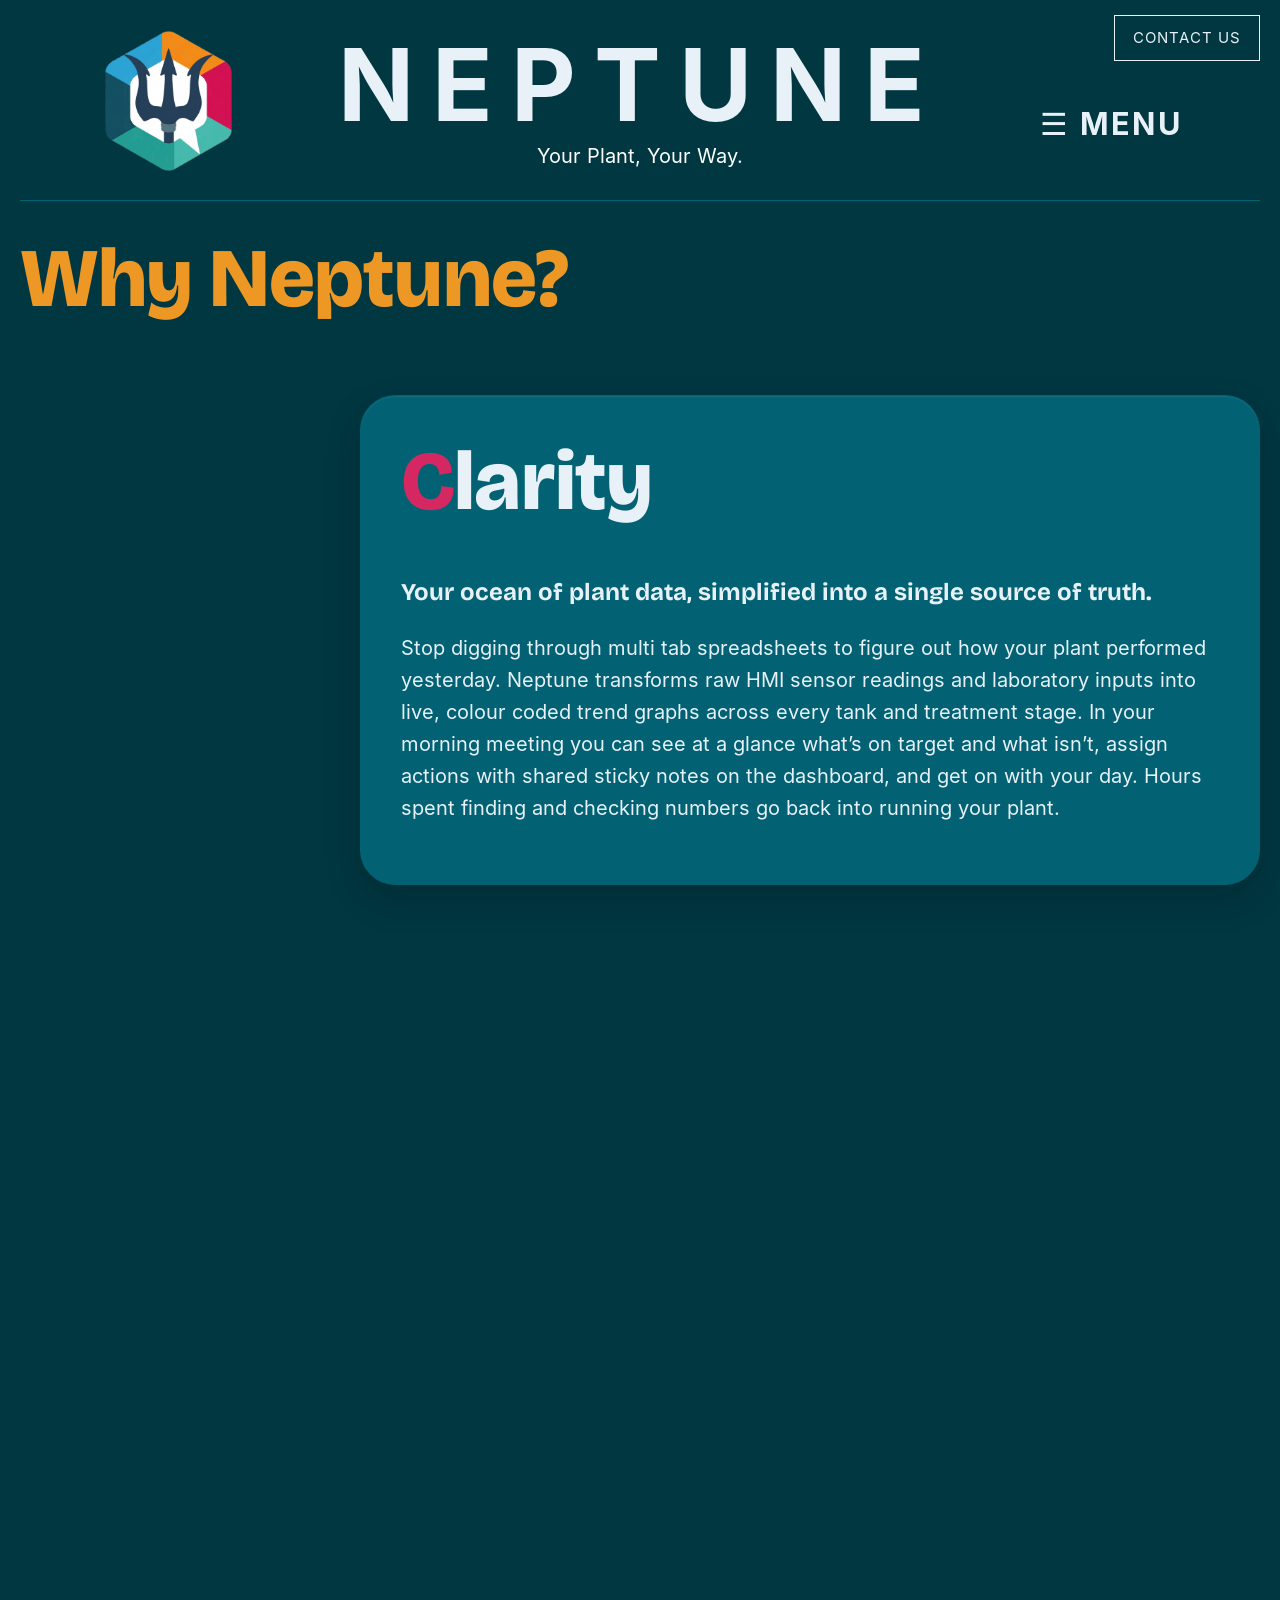
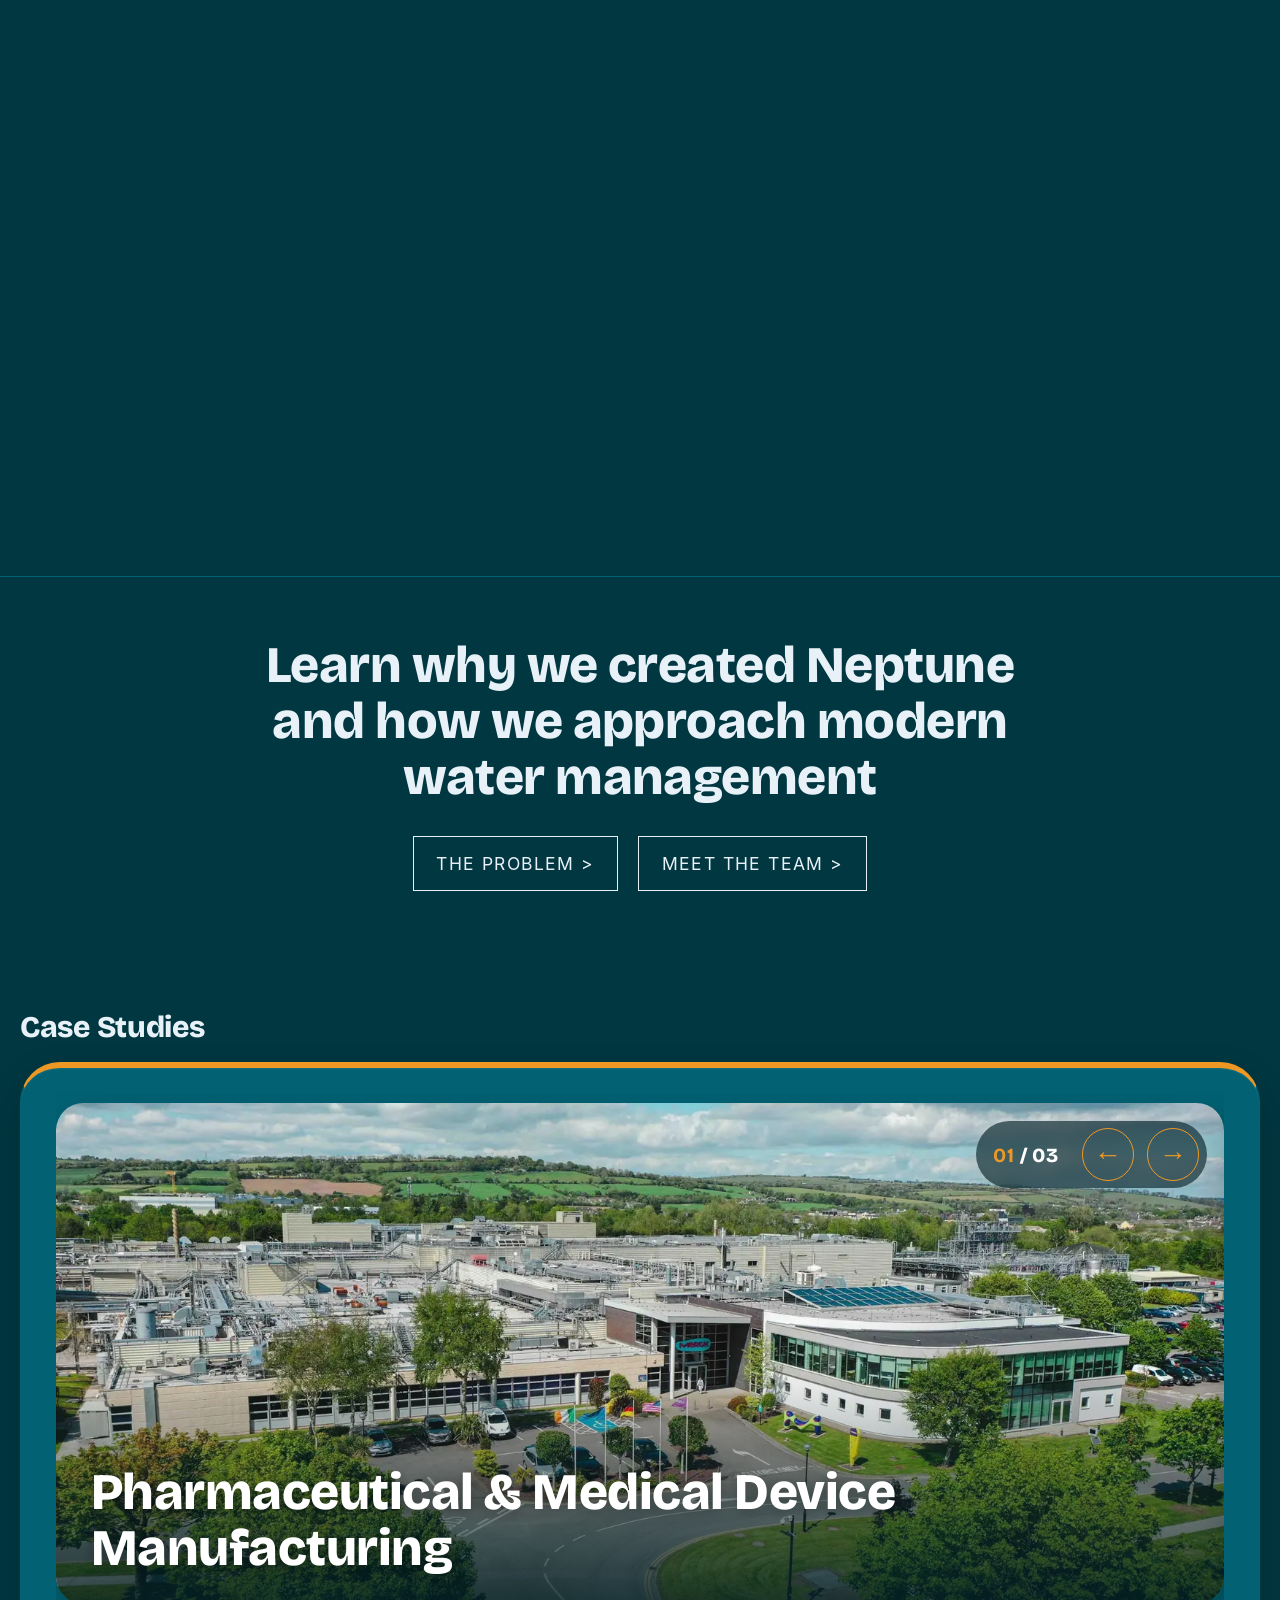
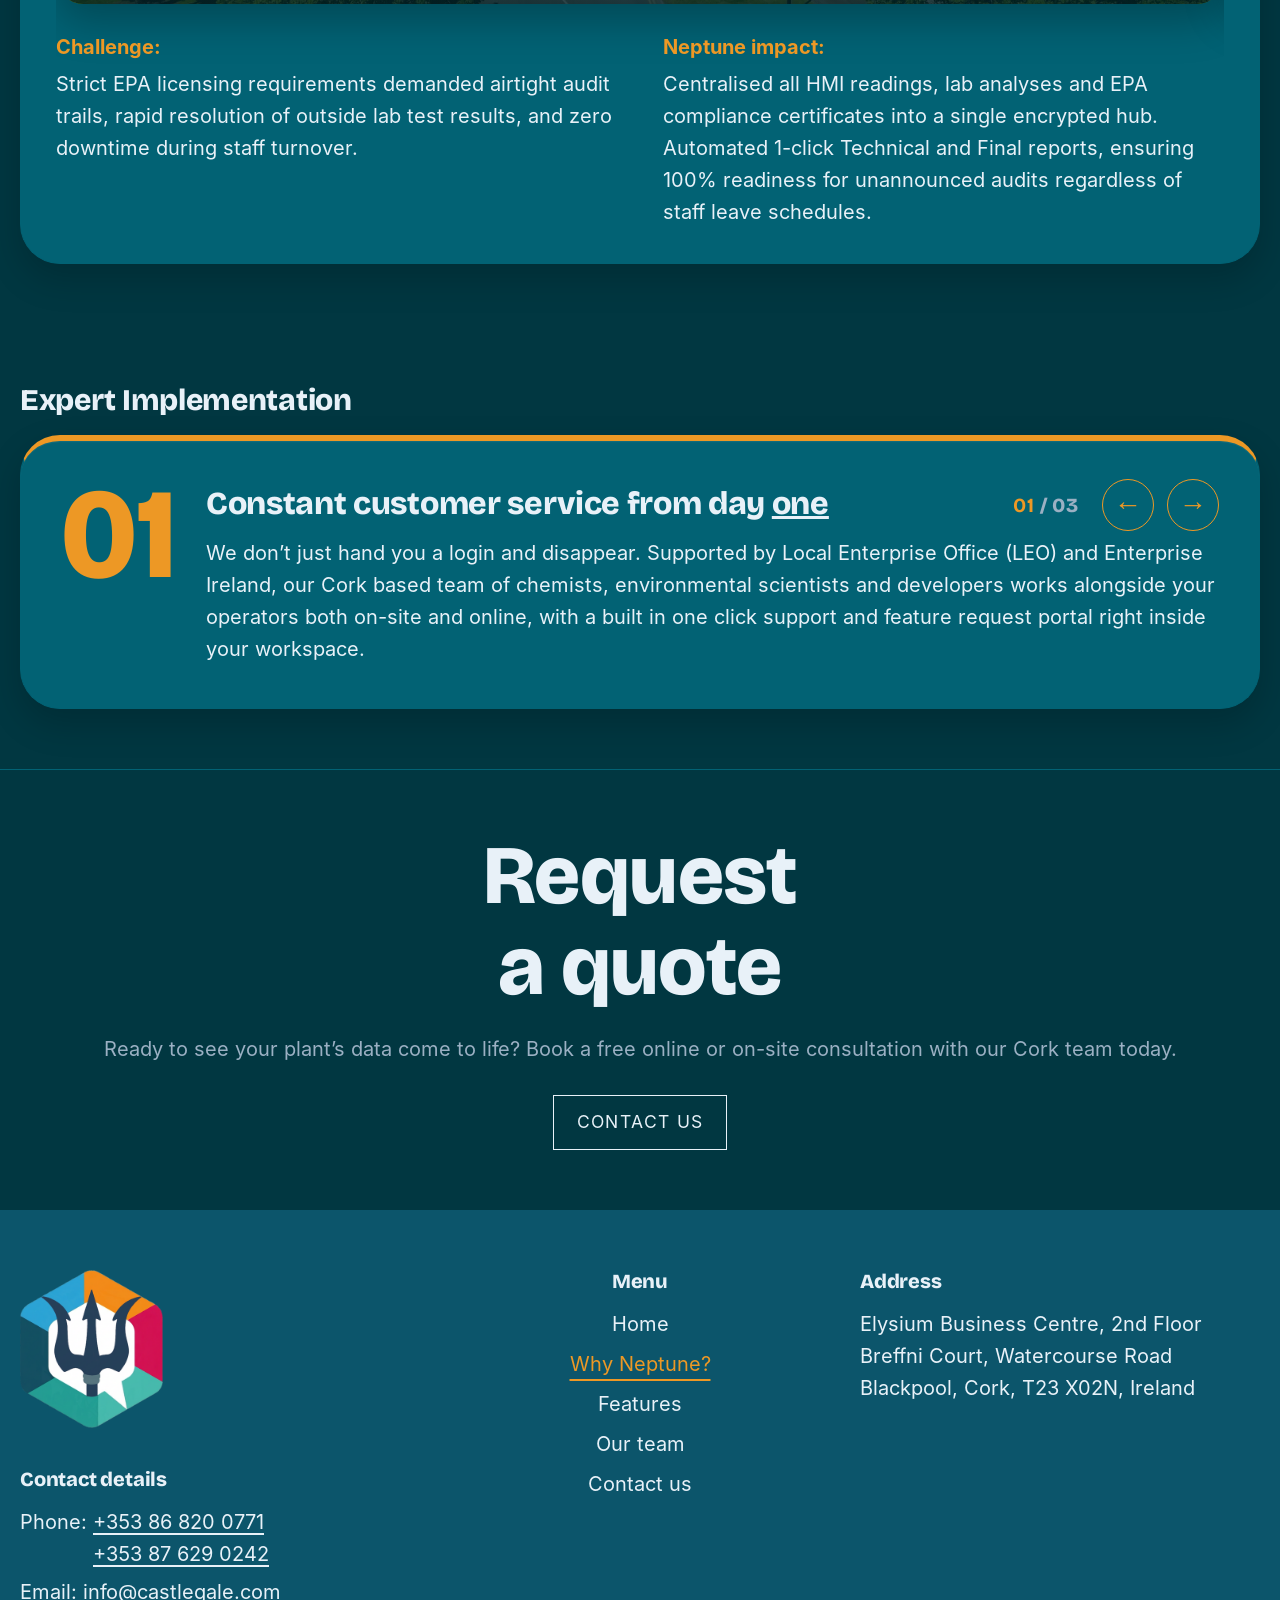
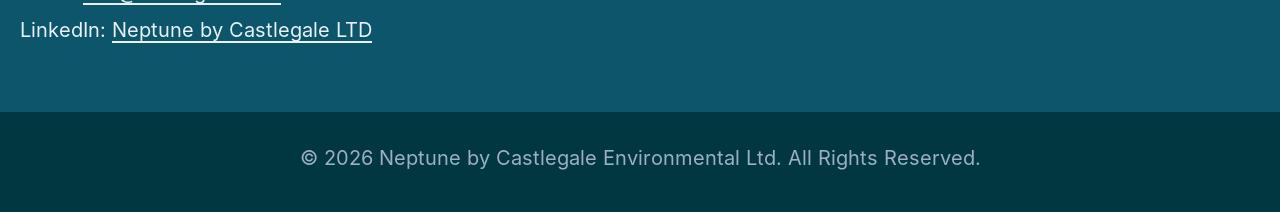
<file: why-neptune.html>
<!doctype html>
<html lang="en">
<head>
  <meta charset="utf-8">
  <meta name="viewport" content="width=device-width, initial-scale=1">
  <title>Why Neptune? | Neptune by Castlegale</title>
  <meta name="description" content="Clarity, control and compliance for your waste water treatment plant.">
  <link rel="canonical" href="https://neptune.castlegale.com/why-neptune">
  <meta name="theme-color" content="#013741">
  <meta property="og:title" content="Why Neptune? | Neptune by Castlegale">
  <meta property="og:description" content="Clarity, control and compliance for your waste water treatment plant.">
  <meta property="og:type" content="website">
  <meta property="og:url" content="https://neptune.castlegale.com/why-neptune">
  <meta property="og:image" content="https://neptune.castlegale.com/images/og.png">
  <meta property="og:image:width" content="1200">
  <meta property="og:image:height" content="630">
  <meta name="twitter:card" content="summary_large_image">

  <link rel="icon" type="image/png" href="images/logo.png">
  <link rel="apple-touch-icon" href="images/apple-touch-icon.png">
  <link rel="preconnect" href="https://fonts.googleapis.com">
  <link rel="preconnect" href="https://fonts.gstatic.com" crossorigin>
  <link rel="stylesheet" href="https://fonts.googleapis.com/css2?family=Bricolage+Grotesque:opsz,wght@12..96,700;12..96,800&display=swap">

  <link rel="stylesheet" href="style.css?v=32">
</head>

<body>
  <a class="skip-link" href="#main">Skip to content</a>

  <header class="site-header header-ruled">
    <a class="brand" href="./" aria-label="Neptune by Castlegale home">
      <img class="logo" src="images/logo.png" alt="Neptune by Castlegale logo">
    </a>

    <div class="title-block">
      <p class="wordmark"><a href="./">NEPTUNE</a></p>
      <p class="tagline">Your Plant, Your Way.</p>
    </div>

    <div class="header-actions">
      <button class="menu-btn" id="menuBtn" aria-expanded="false" aria-controls="menuOverlay">&#9776; MENU</button>
    </div>
    <a class="btn btn-outline contact-btn" href="contact">Contact us</a>
  </header>

  <nav class="menu-overlay" id="menuOverlay" aria-label="Main menu" hidden>
    <button class="menu-close" id="menuClose" aria-label="Close menu">&times;</button>
    <ul>
      <li><a href="./">Home</a></li>
      <li><a href="why-neptune">Why Neptune?</a></li>
      <li><a href="features">Features</a></li>
      <li><a href="team">Our team</a></li>
      <li><a href="contact">Contact us</a></li>
    </ul>
  </nav>

  <section class="page-intro page-intro-yellow intro-bar">
    <h1 class="page-title">Why Neptune?</h1>
  </section>

  <main id="main">

    <section class="pillars">
      <article class="pillar pillar-clarity pillar-right slide-in">
        <h2><span class="big-c">C</span>larity</h2>
        <p class="pillar-sub">Your ocean of plant data, simplified into a single source of truth.</p>
        <p>Stop digging through multi tab spreadsheets to figure out how your plant performed yesterday. Neptune transforms raw HMI sensor readings and laboratory inputs into live, colour coded trend graphs across every tank and treatment stage. In your morning meeting you can see at a glance what’s on target and what isn’t, assign actions with shared sticky notes on the dashboard, and get on with your day. Hours spent finding and checking numbers go back into running your plant. </p>
      </article>

      <article class="pillar pillar-control pillar-left slide-in">
        <h2><span class="big-c">C</span>ontrol</h2>
        <p class="pillar-sub">Cost-saving, automatic process mastery across every shift.</p>
        <p>Neptune&rsquo;s Advanced Logic Engine eliminates manual “on-the-fly” maths with automatic calculations, including F/M ratios, dissolved oxygen (DO) efficiencies and chemical dosing trends. Daily visual trends help you spot subtle machinery wear before a breakdown occurs, fine tune aeration energy consumption, reduce chemical waste, and minimise sludge volume and disposal costs. Everyone sees a dashboard built around their role, so new starters get up to speed faster, and reminders and flags keep maintenance on schedule so small jobs don’t turn into big repair bills.</p>
      </article>

      <article class="pillar pillar-compliance pillar-right slide-in">
        <h2><span class="big-c">C</span>ompliance</h2>
        <p class="pillar-sub">Your ticket to a stressfree, audit ready plant 365 days a year.</p>
        <p>EPA inspections are almost always unannounced, and evidence of active process control is what protects your waste water licence. Neptune automatically crosschecks every entered reading against your site&rsquo;s regulatory Emission Limit Values (ELVs),and alerts you the moment a parameter starts to drift. Technical, Daily and Final reports are one click away, so your team&rsquo;s time goes on the plant, not the paperwork. Certificates and reports sit in one secure, searchable vault, so you&rsquo;re never hunting for a document with an inspector at the gate.</p>
        <a class="btn btn-outline epa-link" href="https://www.epa.ie/environment-and-you/waste-water/" target="_blank" rel="noopener noreferrer">EPA Guidelines</a>
      </article>
    </section>

    <section class="learn-band">
      <h2>Learn why we created Neptune and how we approach modern water management</h2>
      <div class="btn-row">
        <a class="btn btn-outline" href="./#problem">The Problem &gt;</a>
        <a class="btn btn-outline" href="team">Meet the team &gt;</a>
      </div>
    </section>

    <section class="carousel-section" id="case-studies">
      <h2>Case Studies</h2>
      <div class="carousel carousel-case">
        <div class="carousel-head">
          <span class="carousel-count" aria-live="polite"><b class="carousel-now">01</b> / 03</span>
          <div class="carousel-arrows">
            <button class="carousel-btn carousel-prev" type="button" aria-label="Previous slide">&larr;</button>
            <button class="carousel-btn carousel-next" type="button" aria-label="Next slide">&rarr;</button>
          </div>
        </div>
        <div class="slides" tabindex="0" aria-label="Case studies">
          <div class="slide slide-case">
            <img class="case-photo" src="images/site-pharma.webp" alt="Aerial view of a pharmaceutical and medical device campus" width="1600" height="1067" loading="lazy" decoding="async">
            <div class="slide-body">
            <h3>Pharmaceutical &amp; Medical Device Manufacturing</h3>
            <p><strong>Challenge:</strong> Strict EPA licensing requirements demanded airtight audit trails, rapid resolution of outside lab test results, and zero downtime during staff turnover.</p>
            <p><strong>Neptune impact:</strong> Centralised all HMI readings, lab analyses and EPA compliance certificates into a single encrypted hub. Automated 1-click Technical and Final reports, ensuring 100% readiness for unannounced audits regardless of staff leave schedules.</p>
          </div>
          </div>
          <div class="slide slide-case">
            <img class="case-photo" src="images/site-dairy.webp" alt="Aerial view of a dairy processing plant with its silos" width="1600" height="970" loading="lazy" decoding="async">
            <div class="slide-body">
            <h3>Dairy Processing &amp; Cooperatives</h3>
            <p><strong>Challenge:</strong> Complex and extensive spreadsheet setup, labour intensive daily data entry. Heavy laden with information & not enough transparency or visibility</p>
            <p><strong>Neptune impact:</strong> Deployed bespoke multi-plant dashboards with guided daily workflows across tanks and processes. Cut daily data entry time by over 68%, eliminated missed shift handover notes and automated daily COD and Final Outfall ELV tracking.</p>
          </div>
          </div>
          <div class="slide slide-case">
            <img class="case-photo" src="images/site-industrial.webp" alt="Aerial view of a food processing plant beside a river" width="1600" height="1200" loading="lazy" decoding="async">
            <div class="slide-body">
            <h3>Industrial &amp; Food Processing Facilities</h3>
            <p><strong>Challenge:</strong> Rising chemical, energy and sludge disposal costs, paired with limited visibility into historical costs from unscheduled spikes.</p>
            <p><strong>Neptune impact:</strong> Implemented chemical delivery and usage tracking alongside real time biological process monitoring. Enabled early detection of pump and aerator variations prior to mechanical failure while optimising treatment dosing to reduce overall sludge volume.</p>
          </div>
          </div>
        </div>
      </div>
    </section>

    <section class="carousel-section" id="expert-implementation">
      <h2>Expert Implementation</h2>
      <div class="carousel carousel-steps">
        <div class="carousel-head">
          <span class="carousel-count" aria-live="polite"><b class="carousel-now">01</b> / 03</span>
          <div class="carousel-arrows">
            <button class="carousel-btn carousel-prev" type="button" aria-label="Previous slide">&larr;</button>
            <button class="carousel-btn carousel-next" type="button" aria-label="Next slide">&rarr;</button>
          </div>
        </div>
        <div class="slides" tabindex="0" aria-label="Expert implementation">
          <div class="slide slide-step">
            <span class="step-num" aria-hidden="true">01</span>
            <div class="slide-body">
            <h3>Constant customer service from day <u>one</u></h3>
            <p>We don&rsquo;t just hand you a login and disappear. Supported by Local Enterprise Office (LEO) and Enterprise Ireland, our Cork based team of chemists, environmental scientists and developers works alongside your operators both on-site and online, with a built in one click support and feature request portal right inside your workspace.</p>
          </div>
          </div>
          <div class="slide slide-step">
            <span class="step-num" aria-hidden="true">02</span>
            <div class="slide-body">
            <h3>Moulded to your workflow</h3>
            <p>Unlike rigid legacy platforms that force you to change how you work, we adapt Neptune around your current regime. Every tank, sensor attribute, calculation formula and report template is custom engineered to mirror your plant&rsquo;s real world setup.</p>
          </div>
          </div>
          <div class="slide slide-step">
            <span class="step-num" aria-hidden="true">03</span>
            <div class="slide-body">
            <h3>Swift, frictionless transition</h3>
            <p>Moving away from legacy spreadsheets shouldn&rsquo;t disrupt daily operations. We import your historical baselines, configure your custom ELV targets, and get your team logging data on desktop, tablet or mobile within the first month.</p>
          </div>
          </div>
        </div>
      </div>
    </section>

    <section class="quote">
      <h2>Request<br>a quote</h2>
      <p>Ready to see your plant&rsquo;s data come to life? Book a free online or on-site consultation with our Cork team today.</p>
      <div class="btn-row">
        <a class="btn btn-outline" href="contact">Contact us</a>
      </div>
    </section>
  </main>

  <footer class="site-footer">

    <div class="footer-main">
      <div class="footer-grid">
        <div class="footer-left">
          <div class="footer-brand">
            <img class="logo" src="images/logo.png" alt="Neptune by Castlegale logo">
          </div>
          <div class="footer-contact">
            <h3>Contact details</h3>
            <p class="phones"><span>Phone:</span>
              <span><a href="tel:+353868200771">+353 86 820 0771</a>
              <a href="tel:+353876290242">+353 87 629 0242</a></span></p>
            <p>Email: <a href="mailto:info@castlegale.com">info@castlegale.com</a></p>
            <p>LinkedIn: <a href="https://www.linkedin.com/company/neptunebycastlegale/" target="_blank" rel="noopener noreferrer">Neptune by Castlegale LTD</a></p>
          </div>
        </div>
        <nav class="footer-menu" aria-label="Footer menu">
          <h3>Menu</h3>
          <ul>
            <li><a href="./">Home</a></li>
            <li><a href="why-neptune">Why Neptune?</a></li>
            <li><a href="features">Features</a></li>
            <li><a href="team">Our team</a></li>
            <li><a href="contact">Contact us</a></li>
          </ul>
        </nav>
        <div class="footer-address">
          <h3>Address</h3>
          <address>
            Elysium Business Centre, 2nd Floor Breffni Court, Watercourse Road<br>
            Blackpool, Cork, T23 X02N, Ireland
          </address>
        </div>
      </div>
    </div>

    <div class="footer-bottom">
      <p class="copyright">&copy; 2026 Neptune by Castlegale Environmental Ltd. All Rights Reserved.</p>
    </div>
  </footer>

  <script src="script.js?v=32"></script>
</body>
</html>
</file>
<file: style.css>
:root {
  --vw: 1vw;
  --font-body: "Inter", system-ui, -apple-system, "Segoe UI", Roboto, sans-serif;
  --font-display: "Bricolage Grotesque", "Inter", system-ui, sans-serif;
  --fs-small: .875rem;
  --fs-body: 1rem;
  --fs-lead: 1.2rem;
  --fs-title: 1.6rem;
  --fs-heading: clamp(2rem, calc(4 * var(--vw)), 3rem);
  --fs-display: clamp(2.4rem, calc(6.5 * var(--vw)), 4.5rem);
  --bg: #013741;
  --bg-alt: #026274;
  --text: #e8f1f8;
  --muted: #9bb0c3;
  --accent: #2fd0c4;
  --line: #026274;
  --max: 1200px;
  --values-text: #48C1B8;

  --footer-bg: #0C556B;
  --magenta: #D52863;
  --hover-magenta: var(--magenta);
  --hover-yellow: #ED9825;
  --hover-blue: #28A7D4;
  --hover-teal: #1BA59A;
  --hover-aqua: #48C1B8;
}

@font-face {
  font-family: "Inter";
  src: url("fonts/inter-400.woff") format("woff");
  font-weight: 400;
  font-style: normal;
  font-display: swap;
}
@font-face {
  font-family: "Inter";
  src: url("fonts/inter-500.woff") format("woff");
  font-weight: 500;
  font-style: normal;
  font-display: swap;
}
@font-face {
  font-family: "Inter";
  src: url("fonts/inter-600.woff") format("woff");
  font-weight: 600;
  font-style: normal;
  font-display: swap;
}
@font-face {
  font-family: "Inter";
  src: url("fonts/inter-700.woff") format("woff");
  font-weight: 700;
  font-style: normal;
  font-display: swap;
}
@font-face {
  font-family: "Inter";
  src: url("fonts/inter-800.woff") format("woff");
  font-weight: 800;
  font-style: normal;
  font-display: swap;
}

* { box-sizing: border-box; }

html { scroll-behavior: smooth; }

@media (min-width: 1001px) {
  html { zoom: 1.25; }
  :root { --vw: 0.8vw; }
}

body {
  margin: 0;
  background: var(--bg);
  color: var(--text);
  font-family: var(--font-body);
  line-height: 1.6;
}

h1, h2, h3 {
  font-family: var(--font-display);
  font-weight: 800;
  letter-spacing: -.01em;
  line-height: 1.1;
  margin: 0 0 .6em;
}

a { color: inherit; }

.accent { color: var(--accent); }

.magenta { color: var(--magenta); }

.keep-together { white-space: nowrap; }

.site-header {
  margin: 0;
  padding: 24px 16px 8px;
  position: relative;
  display: grid;
  grid-template-columns: 1fr auto 1fr;
  align-items: center;
  gap: 16px;
}

.brand { justify-self: center; }

.logo {
  height: clamp(120px, calc(14 * var(--vw)), 170px);
  width: auto;
  display: block;
}

.title-block { text-align: center; }

.wordmark {
  text-transform: uppercase;
  font-family: var(--font-display);
  font-size: clamp(2.4rem, calc(8 * var(--vw)), 5rem);
  letter-spacing: .18em;
  margin: 0;
}

.wordmark a { color: inherit; text-decoration: none; }

.tagline { margin: 0; color: #ffffff; }

.header-actions { justify-self: center; }

.btn {
  display: inline-block;
  padding: 10px 18px;
  text-decoration: none;
  border: 1px solid var(--text);
  text-transform: uppercase;
  font-size: var(--fs-small);
  letter-spacing: .08em;
}

.btn:hover, .btn:focus-visible {
  background: var(--accent);
  border-color: var(--accent);
  color: var(--bg);
}

.contact-btn {
  position: absolute;
  top: 12px;
  right: 16px;
  padding: 8px 14px;
  font-size: .75rem;
  white-space: nowrap;
}

.menu-btn {
  background: none;
  border: 0;
  color: var(--text);
  cursor: pointer;
  font: inherit;
  font-weight: 700;
  letter-spacing: .08em;
  font-size: clamp(1.2rem, calc(2.4 * var(--vw)), 1.9rem);
  padding: 12px 16px;
}

.values {
  max-width: var(--max);
  margin: 0 auto;
  padding: 8px 0 32px;
  text-align: center;
  color: var(--values-text);
  font-family: var(--font-display);
  font-weight: 700;
  letter-spacing: 0;
  font-size: min(2.05rem, calc(2.65 * var(--vw)));
  line-height: 1.25;
  white-space: nowrap;
}

@media (max-width: 1000px) {
  .values {
    white-space: normal;
    font-size: 1.5rem;
    text-wrap: balance;
    padding: 8px 16px 32px;
  }
}

.menu-overlay {
  position: fixed;
  inset: 0;
  background: var(--bg);
  z-index: 10;
  display: flex;
  align-items: center;
  justify-content: center;
}

.menu-overlay[hidden] { display: none; }

.menu-overlay ul {
  list-style: none;
  padding: 0;
  margin: 0;
  text-align: center;
}

.menu-overlay a {
  display: block;
  padding: 10px;
  text-decoration: none;
  text-transform: uppercase;
  font-size: clamp(1.8rem, calc(6 * var(--vw)), 3.5rem);
  font-weight: 700;
  letter-spacing: .06em;
}

.menu-overlay li:nth-child(1), .footer-menu li:nth-child(1) { --hover: var(--hover-magenta); }
.menu-overlay li:nth-child(2), .footer-menu li:nth-child(2) { --hover: var(--hover-yellow); }
.menu-overlay li:nth-child(3), .footer-menu li:nth-child(3) { --hover: var(--hover-blue); }
.menu-overlay li:nth-child(4), .footer-menu li:nth-child(4) { --hover: var(--hover-teal); }
.menu-overlay li:nth-child(5), .footer-menu li:nth-child(5) { --hover: var(--hover-aqua); }

.menu-overlay a, .footer-menu a { transition: color .2s ease; }

.menu-overlay a:hover, .menu-overlay a:focus-visible { color: var(--hover); }

.menu-close {
  position: absolute;
  top: 16px;
  right: 24px;
  background: none;
  border: 0;
  color: var(--text);
  font-size: 2.5rem;
  cursor: pointer;
}

main section {
  max-width: var(--max);
  margin: 0 auto;
  padding: 48px 16px;
}

.hero {
  display: grid;
  grid-template-columns: 1fr 1.4fr;
  gap: 32px;
  border-top: 1px solid var(--line);
}

.hero h1 { font-size: var(--fs-heading); }

.testimonial {
  margin: 32px 0 20px;
  padding: 20px;
  background: var(--bg-alt);
  border-left: 3px solid var(--accent);
}

.testimonial cite {
  display: block;
  margin-top: 8px;
  color: var(--muted);
  font-style: normal;
}

.video-frame {
  aspect-ratio: 16 / 9;
  border: 1px solid var(--line);
  background: var(--bg-alt);
  display: flex;
  align-items: center;
  justify-content: center;
  text-align: center;
  color: var(--muted);
}

.video-frame iframe { width: 100%; height: 100%; border: 0; }

.split {
  display: grid;
  grid-template-columns: 1fr 1fr;
  gap: 32px;
  align-items: center;
  border-top: 1px solid var(--line);
}

.split.reverse .split-text { order: 1; }

.media-box {
  min-height: 260px;
  border: 1px dashed var(--line);
  background: var(--bg-alt);
  display: flex;
  align-items: center;
  justify-content: center;
  text-align: center;
  color: var(--muted);
  padding: 16px;
}

.split-text p { font-size: var(--fs-lead); color: var(--muted); }

.faq {
  border-top: 1px solid var(--line);
  max-width: 800px !important;
}

.faq details { border-bottom: 1px solid var(--line); padding: 16px 0; }

.faq summary {
  cursor: pointer;
  font-weight: 600;
  list-style: none;
  display: flex;
  justify-content: space-between;
}

.faq summary::after { content: "+"; color: var(--accent); font-size: 1.4rem; line-height: 1; }

.faq details[open] summary::after { content: "\2212"; }

.faq details p { color: var(--muted); margin: 12px 0 0; }

.cta { text-align: center; }

.cta-box {
  display: grid;
  grid-template-columns: 1fr auto 1fr;
  gap: 24px;
  align-items: center;
  border: 1px solid var(--line);
  padding: 32px 24px;
  background: var(--bg-alt);
}

.cta-link {
  font-size: var(--fs-title);
  font-weight: 700;
  color: var(--accent);
  text-decoration: none;
  word-break: break-word;
}

.cta-link:hover, .cta-link:focus-visible { text-decoration: underline; }

.or {
  display: inline-flex;
  width: 44px;
  height: 44px;
  border: 1px solid var(--line);
  border-radius: 50%;
  align-items: center;
  justify-content: center;
  color: var(--muted);
}

.water-band {
  max-width: none !important;
  text-align: center;
  padding: 96px 16px !important;
  background: linear-gradient(180deg, var(--bg), #0a2a3d 60%, #0d3b50);
  background-size: cover;
  background-position: center;
}

.water-band .slogan {
  font-size: var(--fs-heading);
  font-weight: 700;
  color: var(--accent);
  text-transform: uppercase;
  letter-spacing: .06em;
}

.footer-main {
  background: var(--footer-bg);
  color: var(--text);
  padding: 48px 16px;
}

.footer-grid {
  max-width: var(--max);
  margin: 0 auto;
  display: grid;
  grid-template-columns: 1fr auto 1fr;
  gap: 32px;
  align-items: start;
}

.footer-left { display: flex; gap: 32px; align-items: flex-start; flex-wrap: wrap; }

.footer-menu { text-align: center; }

.footer-address { justify-self: end; max-width: 20rem; }

.footer-brand .logo { height: calc((110px + clamp(120px, calc(14 * var(--vw)), 170px)) / 2); }

.footer-main h3 { font-size: var(--fs-body); margin: 0 0 .8em; }

.footer-main p { margin: .3em 0; }

.footer-contact, .footer-address { overflow-wrap: anywhere; }
.phones { display: flex; gap: .3em; align-items: flex-start; }
.phones a { display: block; white-space: nowrap; }

.footer-main address { font-style: normal; margin: .3em 0; }

.footer-menu ul { list-style: none; padding: 0; margin: 0; }
.footer-menu li { margin: .4em 0; }

.footer-menu a { text-decoration: none; }
.footer-menu a:hover, .footer-menu a:focus-visible { color: var(--hover); text-decoration: underline; }
.footer-main a { text-underline-offset: 3px; }

.footer-bottom { padding: 24px 16px; }
.copyright { text-align: center; margin: 0 0 .4em; color: var(--muted); }
.hero-actions { display: flex; align-items: center; flex-wrap: wrap; gap: 8px 16px; }
.footnote { font-size: var(--fs-small); margin: 0; color: var(--muted); }

button.btn {
  background: none;
  color: inherit;
  font-family: inherit;
  cursor: pointer;
}

.btn-row { display: flex; flex-wrap: wrap; gap: 16px; justify-content: center; margin-top: 24px; }

.centered { text-align: center; }
.centered > p { color: var(--muted); max-width: 40rem; margin-left: auto; margin-right: auto; }

.pillar {
  width: min(100%, 720px);
  margin: 0 0 32px;
  padding: 32px;
  border: 1px solid var(--line);
  border-radius: 28px;
  background: var(--bg-alt);
}

.pillar-right { margin-left: auto; }

.pillar h2 { margin-top: 0; font-size: var(--fs-display); }

.pillar .big-c {
  color: var(--letter);
  font-family: var(--font-display);
  line-height: 1;
}
.pillar-clarity { --letter: var(--magenta); }
.pillar-control { --letter: var(--hover-yellow); }
.pillar-compliance { --letter: var(--hover-blue); }

.pillar p { color: var(--muted); }

.pillar-right { --dir: 1; }
.pillar-left { --dir: -1; }
.js .slide-in {
  --p: 0;
  opacity: var(--p);
  transform: translateX(calc((1 - var(--p)) * var(--dir) * calc(70 * var(--vw))));
}

main { overflow-x: clip; }

.epa-link { margin-top: 8px; }

.learn-band { border-top: 1px solid var(--line); text-align: center; }
.learn-band h2 { max-width: 40rem; margin-left: auto; margin-right: auto; font-size: var(--fs-heading); }

.slides {
  display: flex;
  gap: 16px;
  overflow-x: auto;
  scroll-snap-type: x mandatory;
  scroll-behavior: smooth;
  scrollbar-width: none;
}
.slides::-webkit-scrollbar { display: none; }

.slide {
  flex: 0 0 100%;
  scroll-snap-align: start;
  min-height: 320px;
  padding: 32px;
  border: 1px solid var(--line);
  border-radius: 28px;
  background: var(--bg-alt);
}
.slide h3 { margin-top: 0; font-size: var(--fs-title); }
.slide p { color: var(--muted); }

.carousel-controls { display: flex; justify-content: flex-end; margin-top: 16px; }

.feature {
  display: grid;
  grid-template-columns: 1fr 1fr;
  gap: 24px 32px;
  align-items: center;
  margin-bottom: 32px;
  padding: 32px;
  border: 1px solid var(--line);
  border-radius: 28px;
  background: var(--bg-alt);
}
.feature-text h2 { margin: 0 0 12px; }
.feature-text p { color: var(--muted); font-size: var(--fs-lead); margin: 0; }
.feature.reverse .feature-text { order: 1; }
.feature .media-box { background: var(--bg); }

.team-title {
  margin: 0 0 8px;
  font-size: var(--fs-display);
  line-height: 1.1;
  text-decoration: underline;
  text-decoration-color: var(--accent);
  text-decoration-thickness: .06em;
  text-underline-offset: .15em;
}
.team-title-right { margin: 0 0 16px; text-align: right; }

.team-caption { margin: 0 0 32px; text-align: center; color: var(--muted); font-size: var(--fs-small); letter-spacing: .04em; }

.person-finbarr { --person: var(--hover-magenta); }
.person-declan  { --person: var(--hover-yellow); }
.person-matylda { --person: var(--hover-blue); }
.person-tom     { --person: var(--hover-teal); }

.team-grid { display: flex; flex-direction: column; gap: 24px; }
.team-row { display: grid; grid-template-columns: 1fr; gap: 24px; }

.team-card {
  position: relative;
  display: flex;
  flex-direction: column;
  min-width: 0;
  overflow: hidden;
  border: 1px solid var(--line);
  border-radius: 36px;
  background: var(--bg-alt);
  transition: opacity .4s ease, border-color .4s ease;
}
.card-profile {
  display: flex;
  flex-direction: column;
  align-items: center;
  gap: 16px;
  padding: 24px;
  text-align: center;
}
.member-name { margin: 0; font-size: var(--fs-lead); }
.member-degree { margin: 0; color: var(--person, var(--accent)); font-weight: 600; }

.photo-wrapper { position: relative; }
.photo-circle {
  display: flex;
  align-items: center;
  justify-content: center;
  width: 170px;
  height: 170px;
  border: 1px dashed var(--line);
  border-radius: 50%;
  background: var(--bg);
  color: var(--muted);
  transition: border-color .4s ease, box-shadow .4s ease;
}
.plus-badge {
  position: absolute;
  right: -4px;
  bottom: -4px;
  width: 32px;
  height: 32px;
  display: none;
  align-items: center;
  justify-content: center;
  border-radius: 50%;
  background: var(--person, var(--accent));
  color: var(--bg);
  font-size: 1.4rem;
  font-weight: 700;
  line-height: 1;
  transition: transform .4s ease;
}

.card-bio { margin: 0 24px; padding: 16px 0 24px; border-top: 1px solid var(--line); }
.bio-label { color: var(--person, var(--accent)); font-size: var(--fs-small); letter-spacing: .12em; }
.card-bio p { margin: .5em 0 0; color: var(--muted); font-size: var(--fs-body); }

@media (min-width: 1251px) {
  .team-row {
    grid-template-columns: 1fr 1fr;
    transition: grid-template-columns .6s ease;
  }
  .team-row:has(.team-card:nth-child(1).is-active),
  .team-row:has(.team-card:nth-child(1).is-active) { grid-template-columns: 1.85fr .85fr; }
  .team-row:has(.team-card:nth-child(2).is-active),
  .team-row:has(.team-card:nth-child(2).is-active) { grid-template-columns: .85fr 1.85fr; }

  .team-card {
    flex-direction: row;
    justify-content: center;
    height: 350px;
    border-radius: 48px;
    cursor: pointer;
  }
  .card-profile {
    flex: 0 0 280px;
    justify-content: space-between;
    padding: 20px;
  }
  .member-degree { min-height: 2.8em; }
  .plus-badge { display: flex; }
  .card-bio {
    flex: 0 1 0;
    min-width: 0;
    align-self: center;
    margin: 0;
    padding: 0;
    border-top: 0;
    border-left: 0 solid var(--line);
    overflow: hidden;
    opacity: 0;
    transform: translateY(8px);
    transition: flex-grow .6s ease, padding .6s ease, opacity .4s ease, transform .4s ease, border-color .4s ease;
  }
  .team-row:has(.team-card.is-active) .team-card:not(.is-active),
  .team-row:has(.team-card.is-active) .team-card:not(.is-active) { opacity: .65; }
  .team-card.is-active, .team-card.is-active { border-color: var(--person, var(--accent)); }
  .team-card.is-active .photo-circle,
  .team-card.is-active .photo-circle { border-color: var(--person, var(--accent)); box-shadow: 0 0 18px color-mix(in srgb, var(--person, var(--accent)) 50%, transparent); }
  .team-card.is-active .plus-badge,
  .team-card.is-active .plus-badge { transform: rotate(45deg) scale(1.1); }
  .team-card.is-active .card-bio,
  .team-card.is-active .card-bio {
    flex-grow: 1;
    padding: 24px 28px;
    border-left-width: 1px;
    opacity: 1;
    transform: none;
  }
}

.team-bubble {
  min-height: 320px;
  padding: 48px;
  border: 1px solid var(--line);
  border-radius: 64px;
  background: var(--bg-alt);
}
.team-bubble p { max-width: 50rem; font-size: var(--fs-lead); color: var(--muted); }
.team-bubble a { color: var(--text); text-underline-offset: 3px; }

.quote { border-top: 1px solid var(--line); text-align: center; }
.quote h2 { font-size: var(--fs-display); letter-spacing: -.01em; margin-bottom: 8px; }
.quote p { color: var(--muted); }

.contact-layout { display: grid; grid-template-columns: 1fr 1fr; gap: 48px; align-items: start; }
.contact-details { align-self: center; font-size: var(--fs-lead); line-height: 1.6; }
.contact-details p, .contact-details address { margin: 0 0 1.6em; }
.contact-details address { font-style: normal; }
.contact-details > :last-child { margin-bottom: 0; }
.contact-address { display: flex; gap: .4em; align-items: flex-start; }
.contact-address address { margin: 0; }
.form-note { margin: 16px 0 0; color: var(--accent); }
.contact-details a { text-underline-offset: 3px; }

.contact-form label { display: block; margin-bottom: 16px; font-weight: 600; }
.contact-form input,
.contact-form textarea {
  display: block;
  width: 100%;
  margin-top: 6px;
  padding: 12px;
  font: inherit;
  color: var(--text);
  background: var(--bg-alt);
  border: 1px solid var(--line);
  border-radius: 8px;
}
.contact-form textarea { min-height: 160px; resize: vertical; }

@media (max-width: 1000px) {
  .pillar { width: 100%; }
  .feature, .contact-layout { grid-template-columns: 1fr; }
  .feature.reverse .feature-text { order: 0; }
  .slide { padding: 24px; }
  .team-title-right { text-align: left; }
  .team-bubble { padding: 28px; border-radius: 36px; }
}

@media (prefers-reduced-motion: reduce) {
  .js .slide-in { opacity: 1; transform: none; }
  .slides { scroll-behavior: auto; }
  .team-row, .team-card, .card-bio, .photo-circle, .plus-badge { transition: none; }
}

.js .anim { opacity: 0; }

.js .anim.in-view {
  opacity: 1;
  animation: var(--anim) .7s ease-out var(--delay, 0s) backwards;
}

.anim-rise  { --anim: anim-rise; }
.anim-drop  { --anim: anim-drop; }
.anim-left  { --anim: anim-left; }
.anim-right { --anim: anim-right; }
.anim-pop   { --anim: anim-pop; }
.anim-spin  { --anim: anim-spin; }
.anim-fade  { --anim: anim-fade; }

@keyframes anim-rise  { from { opacity: 0; transform: translateY(40px); } }
@keyframes anim-drop  { from { opacity: 0; transform: translateY(-40px); } }
@keyframes anim-left  { from { opacity: 0; transform: translateX(-80px); } }
@keyframes anim-right { from { opacity: 0; transform: translateX(80px); } }
@keyframes anim-fade  { from { opacity: 0; } }
@keyframes anim-spin  { from { opacity: 0; transform: rotate(-180deg) scale(.4); } }
@keyframes anim-pop {
  0%   { opacity: 0; transform: scale(.7); }
  70%  { opacity: 1; transform: scale(1.05); }
  100% { opacity: 1; transform: scale(1); }
}

.big-c, .letter { display: inline-block; }

.btn { transition: transform .2s ease, background .2s ease, color .2s ease, border-color .2s ease; }
.btn:hover, .btn:focus-visible { transform: translateY(-3px); }

.menu-overlay:not([hidden]) li { animation: anim-rise .5s ease-out backwards; }
.menu-overlay li:nth-child(2) { animation-delay: .07s; }
.menu-overlay li:nth-child(3) { animation-delay: .14s; }
.menu-overlay li:nth-child(4) { animation-delay: .21s; }
.menu-overlay li:nth-child(5) { animation-delay: .28s; }

.faq details[open] > p { animation: faq-open .4s ease-out; }
@keyframes faq-open { from { opacity: 0; transform: translateY(-10px); } }

.water-band { position: relative; overflow: hidden; }
.water-band::before,
.water-band::after {
  content: "";
  position: absolute;
  inset: 0;
  z-index: 0;
  pointer-events: none;
  background-repeat: repeat-x;
  background-size: 1200px 70%;
}
.water-band::before {
  background-image: url("data:image/svg+xml,%3Csvg xmlns='http://www.w3.org/2000/svg' viewBox='0 0 1200 150' preserveAspectRatio='none'%3E%3Cpath fill='%230C556B' fill-opacity='.75' d='M0 75 Q150 5 300 75 T600 75 T900 75 T1200 75 V150 H0 Z'/%3E%3C/svg%3E");
  background-size: 1200px 78%;
  background-position: 0 100%;
  animation: waves-right 7s linear infinite;
}
.water-band::after {
  background-image: url("data:image/svg+xml,%3Csvg xmlns='http://www.w3.org/2000/svg' viewBox='0 0 1200 150' preserveAspectRatio='none'%3E%3Cpath fill='%23026274' fill-opacity='.65' d='M0 75 Q150 145 300 75 T600 75 T900 75 T1200 75 V150 H0 Z'/%3E%3C/svg%3E");
  background-size: 1200px 52%;
  background-position: 0 100%;
  animation: waves-left 10s linear infinite;
}
@keyframes waves-right { to { background-position: 1200px 100%; } }
@keyframes waves-left  { to { background-position: -1200px 100%; } }
.water-band p { position: relative; z-index: 1; }

.js .team-title {
  text-decoration: none;
  width: fit-content;
  padding-bottom: .1em;
  background: linear-gradient(var(--accent), var(--accent)) no-repeat left bottom / 0 .06em;
  transition: background-size 1s ease .3s;
}
.js .team-title.in-view { background-size: 100% .06em; }
.js .team-title-right { margin-left: auto; background-position: right bottom; }
@media (max-width: 1000px) { .js .team-title-right { margin-left: 0; } }

.js .feature h2::after {
  content: "";
  display: block;
  width: 0;
  height: 3px;
  margin-top: 8px;
  background: var(--accent);
  transition: width .8s ease .4s;
}
.js .feature.in-view h2::after { width: 80px; }

@supports (animation-timeline: view()) {
  .slide { animation: slide-focus linear both; animation-timeline: view(inline); }
}
@keyframes slide-focus {
  0%   { opacity: .2; transform: scale(.92); }
  50%  { opacity: 1; transform: none; }
  100% { opacity: .2; transform: scale(.92); }
}

@media (prefers-reduced-motion: reduce) {
  .js .anim { opacity: 1; }
  .js .anim.in-view, .menu-overlay:not([hidden]) li, .faq details[open] > p, .slide { animation: none; }
  .water-band::before, .water-band::after { animation: none; }
  .back-to-top { transition: none; }
  .js .team-title, .js .feature h2::after, .btn { transition: none; }
  .js .team-title { background-size: 100% .06em; }
  .js .feature h2::after { width: 80px; }
  .btn:hover, .btn:focus-visible { transform: none; }
}

.page-intro {
  max-width: var(--max);
  margin: 0 auto;
  padding: 8px 16px 28px;
  text-align: center;
  line-height: 1.3;
  border-bottom: 1px solid var(--line);
}
.page-title {
  color: var(--page-colour);
  font-family: var(--font-display);
  font-weight: 700;
  font-size: var(--fs-display);
}
.page-dash, .page-desc { color: #ffffff; font-size: var(--fs-lead); }
.page-intro-yellow { --page-colour: var(--hover-yellow); }
.page-intro-blue   { --page-colour: var(--hover-blue); }
.page-intro-teal   { --page-colour: var(--hover-teal); }
.page-intro-aqua   { --page-colour: var(--hover-aqua); }

.menu-overlay a[aria-current="page"],
.footer-menu a[aria-current="page"] {
  color: var(--hover);
  text-decoration: underline;
  text-underline-offset: 6px;
}

.count-up { font-variant-numeric: tabular-nums; }

.back-to-top {
  position: fixed;
  right: 20px;
  bottom: 20px;
  z-index: 50;
  width: 48px;
  height: 48px;
  border: 0;
  border-radius: 50%;
  background: var(--accent);
  color: var(--bg);
  font-size: 1.4rem;
  font-weight: 700;
  cursor: pointer;
  opacity: 0;
  transform: translateY(16px);
  pointer-events: none;
  transition: opacity .3s ease, transform .3s ease;
}
.back-to-top.show { opacity: 1; transform: none; pointer-events: auto; }

.notfound { padding-top: 64px; }
.notfound-logo { margin: 0 auto 24px; }
.notfound-title { margin: 0; font-size: clamp(4rem, calc(14 * var(--vw)), 9rem); color: var(--accent); line-height: 1; }

:focus-visible { outline: 2px solid var(--accent); outline-offset: 3px; }

@media (prefers-reduced-motion: reduce) {
  html { scroll-behavior: auto; }
  .menu-overlay a, .footer-menu a { transition: none; }
}

@media (max-width: 1000px) {
  .site-header { grid-template-columns: 1fr; text-align: center; justify-items: center; }
  .site-header { padding-top: 56px; }
  .header-actions { justify-content: center; }
  .hero, .split, .cta-box, .footer-grid { grid-template-columns: 1fr; }
  .footer-menu { text-align: left; }
  .footer-address { justify-self: start; }
  .split.reverse .split-text { order: 0; }
  .or { margin: 0 auto; }
}

@media (max-width: 1125px) {
  .footer-grid {
    grid-template-columns: 1fr;
    justify-items: center;
    text-align: center;
    gap: 28px;
  }
  .footer-left { display: contents; }
  .footer-contact { order: 1; }
  .footer-contact .phones { justify-content: center; }
  .footer-menu { order: 2; text-align: center; }
  .footer-address { order: 3; justify-self: center; }
  .footer-brand { order: 4; }
}

.skip-link {
  position: absolute;
  left: 16px;
  top: -80px;
  z-index: 100;
  padding: 10px 18px;
  background: var(--accent);
  color: var(--bg);
  font-weight: 700;
  border-radius: 0 0 8px 8px;
}
.skip-link:focus { top: 0; }

@media (min-width: 1001px) {
  .site-header { padding: 24px 16px 2px; }
}
@media (min-width: 1001px) and (max-width: 1320px) {
  .header-actions { margin-top: 36px; }
}
.logo { height: clamp(96px, calc(11 * var(--vw)), 140px); }

.page-title { display: inline; margin: 0 .3em 0 0; font-weight: 800; letter-spacing: -.01em; }

.btn-solid { background: var(--accent); border-color: var(--accent); color: var(--bg); font-weight: 700; }
.btn-solid:hover, .btn-solid:focus-visible { background: var(--text); border-color: var(--text); color: var(--bg); }

.eyebrow { margin: 0 0 .4em; font-size: var(--fs-small); font-weight: 700; letter-spacing: .18em; }
.eyebrow-magenta { color: var(--magenta); }
.eyebrow-aqua { color: var(--hover-aqua); }

.pillar p, .slide p, .feature-text p, .card-bio p, .team-bubble p, .cta-box p { color: var(--text); }

.feature, .slide, .pillar, .team-card, .team-bubble, .cta-box, .faq details {
  box-shadow: 0 12px 28px rgba(0, 0, 0, .18), inset 0 1px 0 rgba(255, 255, 255, .06);
}
.faq details { box-shadow: none; }

.js .feature h2::after, .feature h2::after { display: none; }
.feature-text h2 {
  padding-left: 16px;
  border-left: 5px solid var(--hover-blue);
  line-height: 1.15;
}
.feature { padding: 24px 28px; margin-bottom: 24px; gap: 16px 32px; }
.feature .media-box { min-height: 180px; border-radius: 16px; }

.carousel-head { display: flex; align-items: center; justify-content: space-between; margin-bottom: 16px; }
.carousel-count { font-family: var(--font-display); font-size: var(--fs-title); font-weight: 800; letter-spacing: .04em; color: var(--muted); }
.carousel-count b { color: var(--text); }
.carousel-arrows { display: flex; gap: 10px; }
.carousel-btn {
  width: 48px; height: 48px;
  border-radius: 50%;
  border: 1px solid var(--text);
  background: none;
  color: var(--text);
  font-size: 1.4rem;
  line-height: 1;
  cursor: pointer;
  transition: background .2s ease, color .2s ease, border-color .2s ease, transform .2s ease;
}
.carousel-btn:hover, .carousel-btn:focus-visible { background: var(--accent); border-color: var(--accent); color: var(--bg); }
.slide { min-height: 240px; }

.contact-card {
  padding: 0;
  gap: 0;
  align-items: stretch;
  border: 1px solid var(--line);
  border-radius: 32px;
  overflow: hidden;
  background: var(--bg-alt);
  box-shadow: 0 12px 28px rgba(0, 0, 0, .18), inset 0 1px 0 rgba(255, 255, 255, .06);
}
.contact-card .contact-details { align-self: stretch; display: flex; flex-direction: column; justify-content: center; padding: 48px; background: var(--footer-bg); }
.contact-card .contact-form { padding: 48px; }
.contact-form input, .contact-form textarea {
  background: var(--bg);
  transition: border-color .2s ease, box-shadow .2s ease;
}
.contact-form input:focus, .contact-form textarea:focus {
  outline: none;
  border-color: var(--accent);
  box-shadow: 0 0 0 3px color-mix(in srgb, var(--accent) 35%, transparent);
}
.contact-form .btn { width: 100%; padding: 14px 18px; background: var(--accent); border-color: var(--accent); color: var(--bg); font-weight: 700; cursor: pointer; }
.contact-form .btn:hover, .contact-form .btn:focus-visible { background: var(--text); border-color: var(--text); }
@media (max-width: 1000px) {
  .contact-card { grid-template-columns: 1fr; }
  .contact-card .contact-details, .contact-card .contact-form { padding: 28px; }
}

.site-footer-slim .footer-main { padding: 24px 16px; }
.site-footer-slim .footer-brand .logo { height: 80px; }
.site-footer-slim .footer-menu h3 { display: none; }
.site-footer-slim .footer-menu ul { display: flex; flex-wrap: wrap; justify-content: center; gap: 4px 28px; }

.values { font-weight: 800; }
.site-footer-slim .footer-grid { align-items: center; }

.pillar-sub { font-family: var(--font-display); font-weight: 700; font-size: var(--fs-lead); line-height: 1.3; color: var(--text); }
.pillar { max-width: 46rem; }
.slide { min-height: 0; }
.slide p { margin: .6em 0 0; }
.slide strong { color: var(--accent); }
.story-lead { font-family: var(--font-display); font-weight: 800; font-size: var(--fs-title); color: var(--text) !important; }
.team-bubble { min-height: 0; }
.team-bubble p { max-width: 60rem; }
.contact-heading { font-size: var(--fs-title); margin: 0 0 .5em; }
.contact-card .contact-details > p { margin: 0 0 1em; }
.contact-card .contact-details strong { color: var(--accent); }
.contact-card .contact-details .contact-address { margin-top: .6em; }
.faq details p { color: var(--text); }

.header-ruled::after {
  content: "";
  grid-column: 1 / -1;
  justify-self: center;
  width: min(100%, var(--max));
  height: 1px;
  margin-top: 6px;
  background: var(--line);
}

.page-intro {
  max-width: var(--max);
  margin: 0 auto;
  padding: 24px 16px 8px;
  text-align: left;
  border-bottom: 0;
}
.page-title { display: block; margin: 0; }
.page-desc { margin: 12px 0 0; color: #ffffff; font-size: var(--fs-lead); line-height: 1.5; }

.intro-bar .page-desc {
  max-width: 46rem;
  padding-left: 20px;
  border-left: 5px solid var(--page-colour);
}

.intro-band .page-desc {
  max-width: 52rem;
  padding: 16px 24px;
  border-radius: 16px;
  background: color-mix(in srgb, var(--page-colour) 16%, transparent);
}

.intro-centre { text-align: center; }
.intro-centre .page-desc { max-width: 44rem; margin-left: auto; margin-right: auto; }
.intro-centre .page-desc::before {
  content: "";
  display: block;
  width: 64px;
  height: 4px;
  margin: 0 auto 14px;
  border-radius: 2px;
  background: var(--page-colour);
}

.intro-bubble .page-desc {
  display: inline-block;
  max-width: 46rem;
  padding: 16px 26px;
  border: 2px solid var(--page-colour);
  border-radius: 28px 28px 28px 4px;
}

.hero { align-items: center; }
.hero-video { min-width: 0; }
.testimonial {
  position: relative;
  margin: 20px 0 0;
  padding: 22px 28px 20px 76px;
  border: 1px solid var(--line);
  border-left: 1px solid var(--line);
  border-radius: 20px;
  background: var(--bg-alt);
  font-size: var(--fs-lead);
  line-height: 1.5;
  box-shadow: 0 12px 28px rgba(0, 0, 0, .18), inset 0 1px 0 rgba(255, 255, 255, .06);
}
.testimonial::before {
  content: "\201C";
  position: absolute;
  left: 22px;
  top: 8px;
  font: 800 4.5rem/1 var(--font-display);
  color: var(--accent);
}
.testimonial cite { margin-top: 10px; font-size: var(--fs-small); color: var(--muted); }
.testimonial cite::before { content: "\2014\00a0"; }
.hero-actions { margin-top: 28px; }

@media (max-width: 1000px) {
  .hero-text, .hero-video { display: contents; }
  .video-frame { order: 1; }
  .hero h1 { order: 2; margin-bottom: 0; }
  .testimonial { order: 3; margin-top: 0; }
  .hero-actions { order: 4; margin-top: 0; }
  .hero { gap: 24px; }
}

.carousel {
  --car: var(--hover-yellow);
  padding: 20px 28px 28px;
  border: 1px solid var(--line);
  border-top: 5px solid var(--car);
  border-radius: 32px;
  background: var(--bg-alt);
  box-shadow: 0 12px 28px rgba(0, 0, 0, .18), inset 0 1px 0 rgba(255, 255, 255, .06);
}
.carousel-steps { --car: var(--hover-blue); }
.carousel-head { justify-content: flex-end; gap: 18px; margin-bottom: 8px; }
.carousel-count { font-size: var(--fs-body); }
.carousel-count b { color: var(--car); }
.carousel-btn { width: 42px; height: 42px; border-color: var(--car); color: var(--car); }
.carousel-btn:hover, .carousel-btn:focus-visible { background: var(--car); border-color: var(--car); color: var(--bg); }
.carousel .slides { gap: 0; }
.carousel .slide {
  min-height: 0;
  padding: 8px 0 0;
  border: 0;
  border-radius: 0;
  background: none;
  box-shadow: none;
  animation: none;
}
.carousel .slide strong { color: var(--car); }
.slide-body { min-width: 0; }
.slide-body h3 { margin: 0 0 .5em; }

.slide-case { display: grid; grid-template-columns: 1fr 1.3fr; gap: 28px; align-items: center; }
.slide-case .media-box { min-height: 280px; height: 100%; background: var(--bg); border-radius: 20px; }

.slide-step { display: grid; grid-template-columns: auto 1fr; gap: 12px 36px; align-items: center; }
.step-num {
  font-family: var(--font-display);
  font-weight: 800;
  font-size: clamp(4rem, calc(10 * var(--vw)), 8rem);
  line-height: 1;
  color: var(--car);
}
@media (max-width: 1000px) {
  .slide-case, .slide-step { grid-template-columns: 1fr; }
  .slide-case .media-box { min-height: 180px; }
  .carousel { padding: 16px 20px 24px; }
}

@media (min-width: 1251px) {
  .card-bio > * { display: block; min-width: 20rem; }
  .card-bio {
    transform: none;
    transition: opacity .12s ease, flex-grow .5s ease .05s, padding .5s ease .05s, border-width .3s ease;
  }
  .team-card.is-active .card-bio,
  .team-card.is-active .card-bio {
    transition: opacity .4s ease .35s, flex-grow .6s ease, padding .6s ease, border-width .3s ease;
  }
}

.team-title-story { margin-bottom: 36px; }

.wordmark { font-family: var(--font-body); font-weight: 700; line-height: 1.1; }

.values + main > .hero:first-child { border-top: 0; }
.values { padding-top: 18px; }

.person-finbarr, .person-declan, .person-matylda, .person-tom { --person: var(--hover-teal); }
.team-title { text-decoration-color: var(--hover-teal); }
.js .team-title { background-image: linear-gradient(var(--hover-teal), var(--hover-teal)); }

.carousel-steps { --car: var(--hover-yellow); position: relative; }
.carousel-steps .carousel-head { position: absolute; top: 20px; right: 28px; margin: 0; z-index: 2; }
.carousel-steps .slide { padding: 0; }
.slide-step { align-items: start; }
.carousel-steps .slide-body h3 { margin-top: .15em; padding-right: 11rem; }
.step-num { margin-top: -.08em; }

.carousel-case { position: relative; }
.slide-case { grid-template-columns: 1.3fr 1fr; }
.slide-case .media-box { order: 2; }
.carousel-case .carousel-head {
  position: absolute;
  top: 40px;
  right: 40px;
  margin: 0;
  z-index: 2;
  padding: 6px 8px 6px 16px;
  border-radius: 999px;
  background: color-mix(in srgb, var(--bg) 78%, transparent);
}
.carousel-case .slide { padding-top: 8px; }
@media (max-width: 1000px) {
  .slide-case .media-box { order: 0; }
  .carousel-steps .slide-body h3 { padding-right: 0; margin-top: 3.2rem; }
  .carousel-steps .slide-step { padding-top: 0; }
}
.carousel-steps { padding: 32px 32px 34px; }
.carousel-steps .carousel-head { top: 30px; right: 32px; }

.team-wave {
  display: block;
  width: 100%;
  height: 110px;
  margin: 0 0 -8px;
  overflow: visible;
  -webkit-mask-image: linear-gradient(90deg, transparent, #000 12%, #000 88%, transparent);
  mask-image: linear-gradient(90deg, transparent, #000 12%, #000 88%, transparent);
}
.team-wave path {
  fill: none;
  stroke-width: 4;
  stroke-linecap: round;
  vector-effect: non-scaling-stroke;
  stroke-dasharray: 1;
  stroke-dashoffset: 0;
}
.wave-a { stroke: var(--hover-teal); }
.wave-b { stroke: var(--hover-aqua); stroke-width: 2.5 !important; opacity: .8; }
.wave-c { stroke: var(--hover-blue); stroke-width: 2 !important; opacity: .6; }
.js .team-wave path { stroke-dashoffset: 1; }
.js .team-wave.in-view path { animation: wave-draw 2.6s cubic-bezier(.45, 0, .2, 1) forwards; }
.js .team-wave.in-view .wave-b { animation-delay: .25s; }
.js .team-wave.in-view .wave-c { animation-delay: .5s; }
@keyframes wave-draw { to { stroke-dashoffset: 0; } }
@media (prefers-reduced-motion: reduce) { .js .team-wave path { stroke-dashoffset: 0; } }
@media (max-width: 1000px) { .team-wave { height: 56px; } }

.values {
  --k: clamp(1.6rem, calc(3 * var(--vw)), 2.3rem);
  --small: 1em;

  position: relative;
  width: min(100% - 32px, var(--max));
  max-width: none;
  margin: 0 auto;
  padding: .6em 0 .5em;
  text-align: center;
  white-space: normal;
  font-size: var(--k);
  line-height: 1.15;
}

.sr-only {
  position: absolute;
  width: 1px; height: 1px;
  margin: -1px; padding: 0;
  overflow: hidden;
  clip: rect(0 0 0 0);
  white-space: nowrap;
  border: 0;
}

.values-visual {
  display: flex;
  flex-wrap: wrap;
  justify-content: center;
  align-items: baseline;
  column-gap: .28em;
  row-gap: .15em;
}
.values-your,
.values-rest {
  font-size: var(--small);
  color: var(--values-text);
}
.values-rest { text-wrap: balance; }

.values-slot {
  display: inline-grid;
  justify-items: center;
}
.values-word {
  grid-area: 1 / 1;
  color: #ffffff;
  white-space: nowrap;
  padding-bottom: .06em;
  background: linear-gradient(var(--u-colour), var(--u-colour)) no-repeat left 100% / 0% .08em;
  opacity: 0;
  transform: translateY(.55em);
  transition: opacity .45s ease, transform .55s cubic-bezier(.2, .8, .2, 1), background-size .55s cubic-bezier(.6, 0, .2, 1);
}
.values-word.u-magenta { --u-colour: var(--magenta); }
.values-word.u-yellow  { --u-colour: var(--hover-yellow); }
.values-word.u-blue    { --u-colour: var(--hover-blue); }

.values-word.is-current {
  opacity: 1;
  transform: none;
  background-size: 100% .08em;
  transition-delay: 0s, 0s, .3s;
}
.values-word.is-leaving {
  opacity: 0;
  transform: translateY(-.55em);
  background-size: 100% .08em;
}

.values-dots {
  display: flex;
  justify-content: center;
  gap: .3em;
  margin-top: .55em;
}
.values-dots i {
  display: block;
  width: .45em;
  height: .11em;
  border-radius: .06em;
  background: var(--u-colour);
  opacity: .35;
  transition: width .5s cubic-bezier(.2, .8, .2, 1), opacity .5s ease;
}
.values-dots .u-magenta { --u-colour: var(--magenta); }
.values-dots .u-yellow  { --u-colour: var(--hover-yellow); }
.values-dots .u-blue    { --u-colour: var(--hover-blue); }
.values-dots i.is-current { width: 1.1em; opacity: 1; }
.values::after { content: none; }

@media (max-width: 1250px) {
  .values {
    --k: clamp(1.6rem, calc(4.6 * var(--vw)), 3rem);
    padding: .55em 0 .45em;
  }
  .values-rest { flex-basis: 100%; }
}

@media (max-width: 600px) {
  .values {
    --k: clamp(1.6rem, 7.4vw, 2.6rem);
    font-size: var(--k);
    padding: .5em 0 .4em;
  }
  .values-your { flex-basis: 100%; }
}

@media (max-width: 1000px) {
  .values { font-size: var(--k); text-wrap: wrap; }
}

.values-static .values-slot { display: inline; }
.values-static .values-word {
  opacity: 1;
  transform: none;
  background-size: 100% .08em;
  transition: none;
}
.values-static .values-word.u-magenta::after { content: ","; color: #ffffff; }
.values-static .values-word.u-yellow::after  { content: " &"; color: #ffffff; }
.values-static .values-word + .values-word { margin-left: .25em; }
.values-static .values-visual { column-gap: .25em; }
.values-static .values-dots { display: none; }

@media (min-width: 1181px) {
  .hero {
    grid-template-columns: 1fr 1.55fr;
    grid-template-rows: auto auto;
    column-gap: 40px;
    row-gap: 0;
    align-items: start;
    position: relative;
  }
  .hero-video { display: contents; }
  .hero-text {
    grid-column: 1; grid-row: 1;
    align-self: stretch;
    display: flex;
    flex-direction: column;
    justify-content: space-between;
    gap: 24px;
  }
  .video-frame { grid-column: 2; grid-row: 1; }
  .testimonial { grid-column: 2; grid-row: 2; }
  .hero h1 { margin: 0; }
  .hero-actions { margin-top: 0; }
  .hero h1 br { display: none; }
}
@media (min-width: 1181px) and (max-width: 1320px) {
  .hero { grid-template-columns: 1fr 1.12fr; }
}
@media (min-width: 1001px) and (max-width: 1180px) {
  .hero { grid-template-columns: 1fr; gap: 24px; }
  .hero-text, .hero-video { display: contents; }
  .video-frame { order: 1; }
  .hero h1 { order: 2; margin: 0; }
  .testimonial { order: 3; margin-top: 0; }
  .hero-actions { order: 4; margin-top: 0; }
}

.values + main > .hero:first-child { padding-top: 26px; }

.hero h1 {
  text-transform: uppercase;
  letter-spacing: .015em;
  line-height: 1.04;
  font-size: clamp(1.9rem, calc(3.5 * var(--vw)), 2.75rem);
}

.hero-actions { row-gap: 14px; column-gap: 12px; }
.hero-actions .btn { padding: 10px 16px; letter-spacing: .06em; }
.hero-actions .footnote { margin-top: 4px; }

.video-frame {
  position: relative;
  border-radius: 20px;
  overflow: hidden;
  box-shadow: 0 12px 28px rgba(0, 0, 0, .18), inset 0 1px 0 rgba(255, 255, 255, .06);
  background: #0b2a31;
}

.video-facade {
  position: absolute;
  inset: 0;
  padding: 0;
  border: 0;
  background: none;
  cursor: pointer;
}
.video-facade img {
  width: 100%;
  height: 100%;
  object-fit: cover;
  display: block;
  transition: transform .6s cubic-bezier(.2, .8, .2, 1), filter .4s ease;
}
.video-facade::after {
  content: "";
  position: absolute;
  inset: 0;
  background: linear-gradient(180deg, rgba(1, 55, 65, 0) 40%, rgba(1, 55, 65, .45));
}
.video-play {
  position: absolute;
  z-index: 1;
  left: 50%;
  top: 50%;
  width: 88px;
  height: 88px;
  margin: -44px 0 0 -44px;
  border-radius: 50%;
  background: var(--accent);
  box-shadow: 0 10px 30px rgba(0, 0, 0, .35), 0 0 0 10px rgba(47, 208, 196, .18);
  transition: transform .3s cubic-bezier(.2, .8, .2, 1), box-shadow .3s ease;
}
.video-play::before {
  content: "";
  position: absolute;
  left: 36px;
  top: 28px;
  width: 26px;
  height: 32px;
  background: var(--bg);
  clip-path: polygon(0 0, 100% 50%, 0 100%);
}
.video-facade:hover img, .video-facade:focus-visible img { transform: scale(1.03); }
.video-facade:hover .video-play, .video-facade:focus-visible .video-play {
  transform: scale(1.08);
  box-shadow: 0 12px 34px rgba(0, 0, 0, .4), 0 0 0 16px rgba(47, 208, 196, .22);
}
.video-facade:focus-visible { outline: 3px solid var(--accent); outline-offset: -3px; }
@media (max-width: 600px) {
  .video-play { width: 64px; height: 64px; margin: -32px 0 0 -32px; }
  .video-play::before { left: 26px; top: 20px; width: 19px; height: 24px; }
}

.testimonial { padding-right: 76px; padding-bottom: 26px; }
.testimonial::after {
  content: "\201D";
  position: absolute;
  right: 22px;
  bottom: -26px;
  font: 800 4.5rem/1 var(--font-display);
  color: var(--accent);
}
@media (max-width: 600px) {
  .testimonial { padding-right: 52px; }
  .testimonial::after { right: 14px; font-size: 3.2rem; bottom: -18px; }
}

@media (min-width: 1181px) {
  .hero {
    grid-template-columns: 1fr 1.55fr;
    grid-template-rows: auto;
    align-items: center;
  }
  .hero-video { display: block; grid-column: 2; grid-row: 1; }
  .hero-text {
    grid-column: 1; grid-row: 1;
    align-self: center;
    justify-content: flex-start;
    gap: 26px;
  }
  .testimonial { grid-column: auto; grid-row: auto; }
}
@media (min-width: 1181px) and (max-width: 1320px) {
  .hero { grid-template-columns: 1fr 1.25fr; }
}

.testimonial {
  margin: 0;
  padding: 2px 0 2px 18px;
  border: 0;
  border-left: 3px solid var(--accent);
  border-radius: 0;
  background: none;
  box-shadow: none;
  font-size: var(--fs-lead);
  line-height: 1.45;
}
.testimonial::before,
.testimonial::after { content: none; }
.testimonial p { margin: 0; }
.testimonial p::before { content: "\201C"; color: var(--accent); }
.testimonial p::after  { content: "\201D"; color: var(--accent); }
.testimonial cite { margin-top: 6px; font-size: var(--fs-small); color: var(--muted); }
@media (max-width: 1180px) {
  .testimonial { padding-right: 0; }
}

.video-frame { container-type: inline-size; }
.video-facade img { width: auto; height: auto; object-fit: initial; }
.video-facade::after { content: none; }
.video-poster {
  position: absolute;
  inset: 0;
  display: flex;
  flex-direction: column;
  align-items: center;
  justify-content: center;
  gap: 1.4cqi;
  background:
    radial-gradient(70% 90% at 50% 35%, rgba(12, 85, 107, .9), transparent 70%),
    linear-gradient(160deg, #06404b, #022a32);
  color: var(--text);
}
.video-poster::after {
  content: "";
  position: absolute;
  left: 0; right: 0; bottom: 0;
  height: 5px;
  background: linear-gradient(90deg, var(--magenta) 0 33.33%, var(--hover-yellow) 33.33% 66.66%, var(--hover-blue) 66.66% 100%);
}
.video-facade .video-poster-logo {
  width: 11cqi;
  height: auto;
  transition: transform .6s cubic-bezier(.2, .8, .2, 1);
}
.video-poster-title {
  font-family: var(--font-body);
  font-weight: 700;
  font-size: 8cqi;
  letter-spacing: .3em;
  margin-right: -.3em;
  line-height: 1;
}
.video-poster-sub {
  font-size: max(.8rem, 2.2cqi);
  letter-spacing: .14em;
  text-transform: uppercase;
  color: var(--muted);
}
.video-poster .video-play {
  position: relative;
  left: auto; top: auto;
  margin: 1.6cqi 0 0;
  width: max(52px, 10cqi);
  height: max(52px, 10cqi);
}
.video-poster .video-play::before {
  left: 50%; top: 50%;
  width: 30%; height: 36%;
  transform: translate(-36%, -50%);
}
.video-facade:hover .video-poster-logo,
.video-facade:focus-visible .video-poster-logo { transform: translateY(-4px) rotate(-6deg); }
@media (max-width: 600px) {
  .video-poster .video-play { width: 48px; height: 48px; margin: 4px 0 0; }
  .video-poster-sub { display: none; }
}

.team-intro {
  position: relative;
  isolation: isolate;
  padding-top: 64px;
  padding-bottom: 64px;
}
.team-blueprint {
  position: absolute;
  inset: 0;
  width: 100%;
  height: 100%;
  z-index: -1;
  pointer-events: none;
  -webkit-mask-image:
    linear-gradient(90deg, transparent, #000 10%, #000 90%, transparent),
    radial-gradient(ellipse 34% 42% at 50% 50%, transparent 30%, #000 100%);
  -webkit-mask-composite: source-in;
  mask-image:
    linear-gradient(90deg, transparent, #000 10%, #000 90%, transparent),
    radial-gradient(ellipse 34% 42% at 50% 50%, transparent 30%, #000 100%);
  mask-composite: intersect;
}
.team-intro .page-title,
.team-intro .page-desc { position: relative; }

.team-blueprint .bp {
  fill: none;
  stroke: var(--hover-aqua);
  stroke-width: 1.6;
  stroke-linecap: round;
  stroke-linejoin: round;
  opacity: .5;
  vector-effect: non-scaling-stroke;
}
.team-blueprint .bp-thin { stroke-width: 1; opacity: .35; }
.team-blueprint .bp-dim  { stroke-width: 1; opacity: .3; }
.team-blueprint .bp-dash { stroke-dasharray: 6 6; }
.team-blueprint .bp-arrowhead { fill: var(--hover-aqua); opacity: .5; }
.team-blueprint .bp-grid-line { fill: none; stroke: var(--hover-aqua); stroke-width: .5; opacity: .12; }
.team-blueprint .bp-bubbles circle { fill: none; stroke: var(--hover-aqua); stroke-width: 1; opacity: .4; }
.team-blueprint text {
  font: 600 10px/1 var(--font-body);
  letter-spacing: .14em;
  fill: var(--muted);
  opacity: .6;
}

.team-blueprint .bp:not(.bp-dash) {
  stroke-dasharray: 1;
  stroke-dashoffset: 1;
  animation: bp-draw 1.4s cubic-bezier(.45, 0, .2, 1) calc(.2s + var(--i, 0) * .12s) forwards;
}
.team-blueprint .bp-dash { animation: bp-fade 1s ease calc(.2s + var(--i, 0) * .12s) backwards; }
.team-blueprint text,
.team-blueprint .bp-bubbles,
.team-blueprint .bp-arrowhead { animation: bp-fade 1.2s ease 1.4s backwards; }
@keyframes bp-draw { to { stroke-dashoffset: 0; } }
@keyframes bp-fade { from { opacity: 0; } }

.bp-bridge   { transform-origin: 245px 180px; animation: bp-turn 40s linear 2s infinite; }
.bp-bridge-b { transform-origin: 805px 180px; animation-duration: 52s; }
@keyframes bp-turn { to { transform: rotate(360deg); } }
.team-blueprint .bp-bubbles circle { animation: bp-bubble 3.2s ease-in infinite; }
.team-blueprint .bp-bubbles circle:nth-child(3n+2) { animation-delay: 1.1s; }
.team-blueprint .bp-bubbles circle:nth-child(3n)   { animation-delay: 2.2s; }
@keyframes bp-bubble {
  0%   { transform: translateY(0);     opacity: 0; }
  20%  { opacity: .45; }
  100% { transform: translateY(-60px); opacity: 0; }
}

@media (prefers-reduced-motion: reduce) {
  .team-blueprint .bp:not(.bp-dash) { animation: none; stroke-dashoffset: 0; }
  .team-blueprint *, .bp-bridge { animation: none !important; }
}
@media (max-width: 600px) {
  .team-intro { padding-top: 40px; padding-bottom: 40px; }
}

.team-title-story { font-size: var(--fs-heading); }

.shot {
  margin: 0;
  border-radius: 14px;
  overflow: hidden;
  background: #f6f7f8;
  border: 1px solid rgba(255, 255, 255, .08);
  box-shadow: 0 18px 40px rgba(0, 0, 0, .28), 0 2px 6px rgba(0, 0, 0, .15);
}
.shot::before {
  content: "";
  display: block;
  height: 26px;
  background:
    radial-gradient(circle, #ff5f57 0 4.5px, transparent 5px) 14px 50% / 12px 12px no-repeat,
    radial-gradient(circle, #febc2e 0 4.5px, transparent 5px) 32px 50% / 12px 12px no-repeat,
    radial-gradient(circle, #28c840 0 4.5px, transparent 5px) 50px 50% / 12px 12px no-repeat,
    #e6eaec;
  border-bottom: 1px solid #d6dcdf;
}
.shot img {
  display: block;
  width: 100%;
  height: auto;
}
.shot-before img { filter: saturate(.7) contrast(.95); }
.shot { transition: transform .4s cubic-bezier(.2, .8, .2, 1), box-shadow .4s ease; }
.shot:hover { transform: translateY(-4px); box-shadow: 0 24px 48px rgba(0, 0, 0, .32), 0 2px 6px rgba(0, 0, 0, .15); }
@media (prefers-reduced-motion: reduce) { .shot, .shot:hover { transition: none; transform: none; } }

.feature .shot img[src*="shot-support"] { width: 100%; }
.feature .shot:has(img[src*="shot-support"]) { max-width: 360px; justify-self: center; align-self: center; }

.case-photo {
  display: block;
  width: 100%;
  height: 100%;
  min-height: 280px;
  max-height: 420px;
  object-fit: cover;
  border-radius: 20px;
  box-shadow: 0 14px 32px rgba(0, 0, 0, .25);
}
@media (max-width: 1000px) { .case-photo { min-height: 200px; max-height: 300px; } }

.photo-circle:has(img) {
  position: relative;
  overflow: hidden;
  border: 2px solid var(--line);
  padding: 0;
}
.photo-circle img {
  display: block;
  width: 100%;
  height: 100%;
  object-fit: cover;
  border-radius: 50%;
  filter: saturate(.82) contrast(1.04);
}
.photo-circle:has(img)::after {
  content: "";
  position: absolute;
  inset: 0;
  border-radius: 50%;
  background: radial-gradient(circle at 30% 25%, rgba(72, 193, 184, .0), rgba(1, 55, 65, .35));
  mix-blend-mode: soft-light;
  pointer-events: none;
}

.slide-case {
  display: grid;
  grid-template-columns: 1fr 1fr;
  grid-template-areas:
    "photo  photo"
    "chal   impact";
  gap: 22px 36px;
  align-items: start;
}
.slide-case .slide-body { display: contents; }
.slide-case .case-photo {
  grid-area: photo;
  width: 100%;
  height: auto;
  min-height: 0;
  max-height: none;
  aspect-ratio: 21 / 9;
  object-fit: cover;
  border-radius: 22px;
}
.slide-case h3 {
  grid-area: photo;
  align-self: end;
  z-index: 1;
  margin: 0;
  padding: 70px 28px 22px;
  border-radius: 0 0 22px 22px;
  background: linear-gradient(180deg, rgba(1, 30, 36, 0), rgba(1, 30, 36, .82));
  color: #ffffff;
  font-size: var(--fs-heading);
  line-height: 1.1;
  text-shadow: 0 2px 12px rgba(0, 0, 0, .35);
}
.slide-case p { margin: 0; }
.slide-case p:nth-of-type(1) { grid-area: chal; }
.slide-case p:nth-of-type(2) { grid-area: impact; }
.slide-case p strong { display: block; margin-bottom: .25em; }

.carousel-case .carousel-head {
  top: 42px;
  right: 42px;
  padding: 6px 6px 6px 14px;
  background: rgba(1, 30, 36, .62);
  -webkit-backdrop-filter: blur(6px);
  backdrop-filter: blur(6px);
}
.carousel-case .carousel-count b { color: var(--car); }
.carousel-case .carousel-count { color: #ffffff; }

@media (max-width: 1000px) {
  .slide-case {
    grid-template-columns: 1fr;
    grid-template-areas: "photo" "chal" "impact";
    gap: 16px;
  }
  .slide-case .case-photo { aspect-ratio: 4 / 3; border-radius: 18px; }
  .slide-case h3 { padding: 56px 18px 16px; border-radius: 0 0 18px 18px; font-size: var(--fs-title); }
  .carousel-case .carousel-head { top: 32px; right: 32px; }
  .carousel-case .carousel-btn { width: 36px; height: 36px; }
}
@media (min-width: 601px) and (max-width: 1000px) {
  .slide-case .case-photo { aspect-ratio: 16 / 10; }
}

.slide-step { column-gap: 24px; }
@media (max-width: 1000px) {
  .carousel-steps .slide-body h3 { margin-top: .5rem; }
  .slide-step { row-gap: 0; }
  .step-num { font-size: 3.6rem; }
}

@media (min-width: 1001px) {
  .feature { grid-template-columns: 1fr 1.45fr; }
  .feature.reverse { grid-template-columns: 1.45fr 1fr; }
}
.feature > * { min-width: 0; }
.shot img { max-width: 100%; }
@media (max-width: 1000px) {
  .feature-text { display: contents; }
  .feature-text h2 { order: 1; margin: 0; }
  .feature .shot { order: 2; margin: 4px -14px; }
  .feature-text p { order: 3; }
  .feature.reverse .feature-text { order: 0; }
  .feature .shot:has(img[src*="shot-support"]) { max-width: 300px; margin: 4px auto; }
}
.shot { cursor: zoom-in; }
.shot::after {
  content: "\2922";
  position: absolute;
  right: 10px;
  top: 34px;
  width: 30px;
  height: 30px;
  display: grid;
  place-items: center;
  border-radius: 50%;
  background: rgba(1, 55, 65, .78);
  color: #ffffff;
  font-size: 15px;
  opacity: .0;
  transition: opacity .25s ease;
}
.shot { position: relative; }
.shot:hover::after, .shot:focus-visible::after { opacity: 1; }
@media (hover: none) { .shot::after { opacity: .9; } }

.lightbox {
  position: fixed;
  inset: 0;
  z-index: 1000;
  display: grid;
  place-items: center;
  padding: 24px;
  background: rgba(1, 20, 24, .9);
  cursor: zoom-out;
  animation: anim-fade .25s ease;
}
.lightbox img {
  max-width: 100%;
  max-height: 100%;
  border-radius: 10px;
  box-shadow: 0 20px 60px rgba(0, 0, 0, .5);
}
.lightbox-close {
  position: absolute;
  top: 14px;
  right: 18px;
  border: 0;
  background: none;
  color: #ffffff;
  font-size: 2.4rem;
  line-height: 1;
  cursor: pointer;
}

@media (max-width: 1250px) {
  .team-caption-hover { display: none; }
}
@media (max-width: 1000px) {
  .team-title:not(.team-title-story) { font-size: var(--fs-heading); }
  .team-wave { height: 40px; margin: 6px 0 2px; }
  .team-title-right { margin-bottom: 24px; }
}

@media (max-width: 600px) {
  .carousel-case { padding: 10px 10px 22px; }
  .slide-case p { padding: 0 10px; }
  .carousel-case .carousel-head { top: 26px; right: 22px; }
}

.slide-step { align-content: start; }

.slides {
  align-items: flex-start;
  overflow-y: hidden;
  transition: height .45s cubic-bezier(.2, .8, .2, 1);
}
@media (prefers-reduced-motion: reduce) { .slides { transition: none; } }

.team-title:not(.team-title-story) { margin: 0; }
.team-title-right,
.js .team-title-right { margin-left: auto; text-align: right; }
.team-wave { height: 110px; margin: 22px 0; }
.team-title.team-title-right { margin-bottom: 48px; }

main section:has(> .team-wave) { padding-top: 0; }

.br-phone { display: none; }
@media (max-width: 1000px) {
  .team-title:not(.team-title-story) { font-size: var(--fs-display); }
  .team-wave { height: 80px; margin: 18px 0; }
  .team-title.team-title-right { margin-bottom: 40px; }
}
@media (max-width: 600px) {
  .br-phone { display: inline; }
  .team-title:not(.team-title-story) { font-size: clamp(2.6rem, 13vw, 3.4rem); line-height: 1.02; }
  .team-wave { height: 64px; margin: 16px 0; }
}

.menu-overlay {
  overflow-y: auto;
  overscroll-behavior: contain;
  -webkit-overflow-scrolling: touch;
}
.menu-overlay ul { margin: auto; padding: 64px 0 32px; }
.menu-close { position: fixed; z-index: 11; }
@media (max-height: 560px) {
  .menu-overlay a { font-size: clamp(1.4rem, 8vh, 2.4rem); padding: 6px 10px; }
}

.shot::before { content: none; }
.shot { background: none; border: 1px solid rgba(255, 255, 255, .1); border-radius: 12px; }
.shot::after { top: 10px; }

.shot-before img { filter: none; }

.shot-stack {
  position: relative;
  aspect-ratio: 4 / 3;
  min-width: 0;
}
.shot-stack .shot {
  position: absolute;
  left: 0;
  top: 0;
  width: 84%;
  margin: 0;
  transform: var(--pos);
  transition: transform .9s cubic-bezier(.65, 0, .25, 1), opacity .9s ease, filter .9s ease, box-shadow .9s ease;
}
.shot-stack .slot-back {
  --pos: translate(19%, 0) scale(.94);
  z-index: 1;
  filter: brightness(.82) saturate(.85);
  cursor: pointer;
}
.shot-stack .slot-front {
  --pos: translate(0, 78%);
  z-index: 2;
  box-shadow: 0 24px 50px rgba(0, 0, 0, .38), 0 2px 6px rgba(0, 0, 0, .15);
}
.shot-stack .shot:hover { transform: var(--pos); }
.shot-stack .slot-back::after { content: none; }
@media (max-width: 1000px) {
  .feature .shot-stack { order: 2; margin: 4px -6px; }
}
@media (prefers-reduced-motion: reduce) {
  .shot-stack .shot { transition: none; }
}

.shot-stack .shot {
  transition: top .9s cubic-bezier(.65, 0, .25, 1), left .9s cubic-bezier(.65, 0, .25, 1), transform .9s cubic-bezier(.65, 0, .25, 1), filter .9s ease, box-shadow .9s ease;
}
.shot-stack .slot-back  { --pos: translateY(0) scale(.94);  top: 0;    left: 16%; }
.shot-stack .slot-front { --pos: translateY(-100%);         top: 100%; left: 0; }
.shot-stack-wide { aspect-ratio: 3 / 2; }

@media (min-width: 1001px) { .lightbox { zoom: .8; } }
.lightbox img {
  width: auto;
  height: auto;
  max-width: min(100%, 1400px);
  max-height: 90vh;
}
</file>
